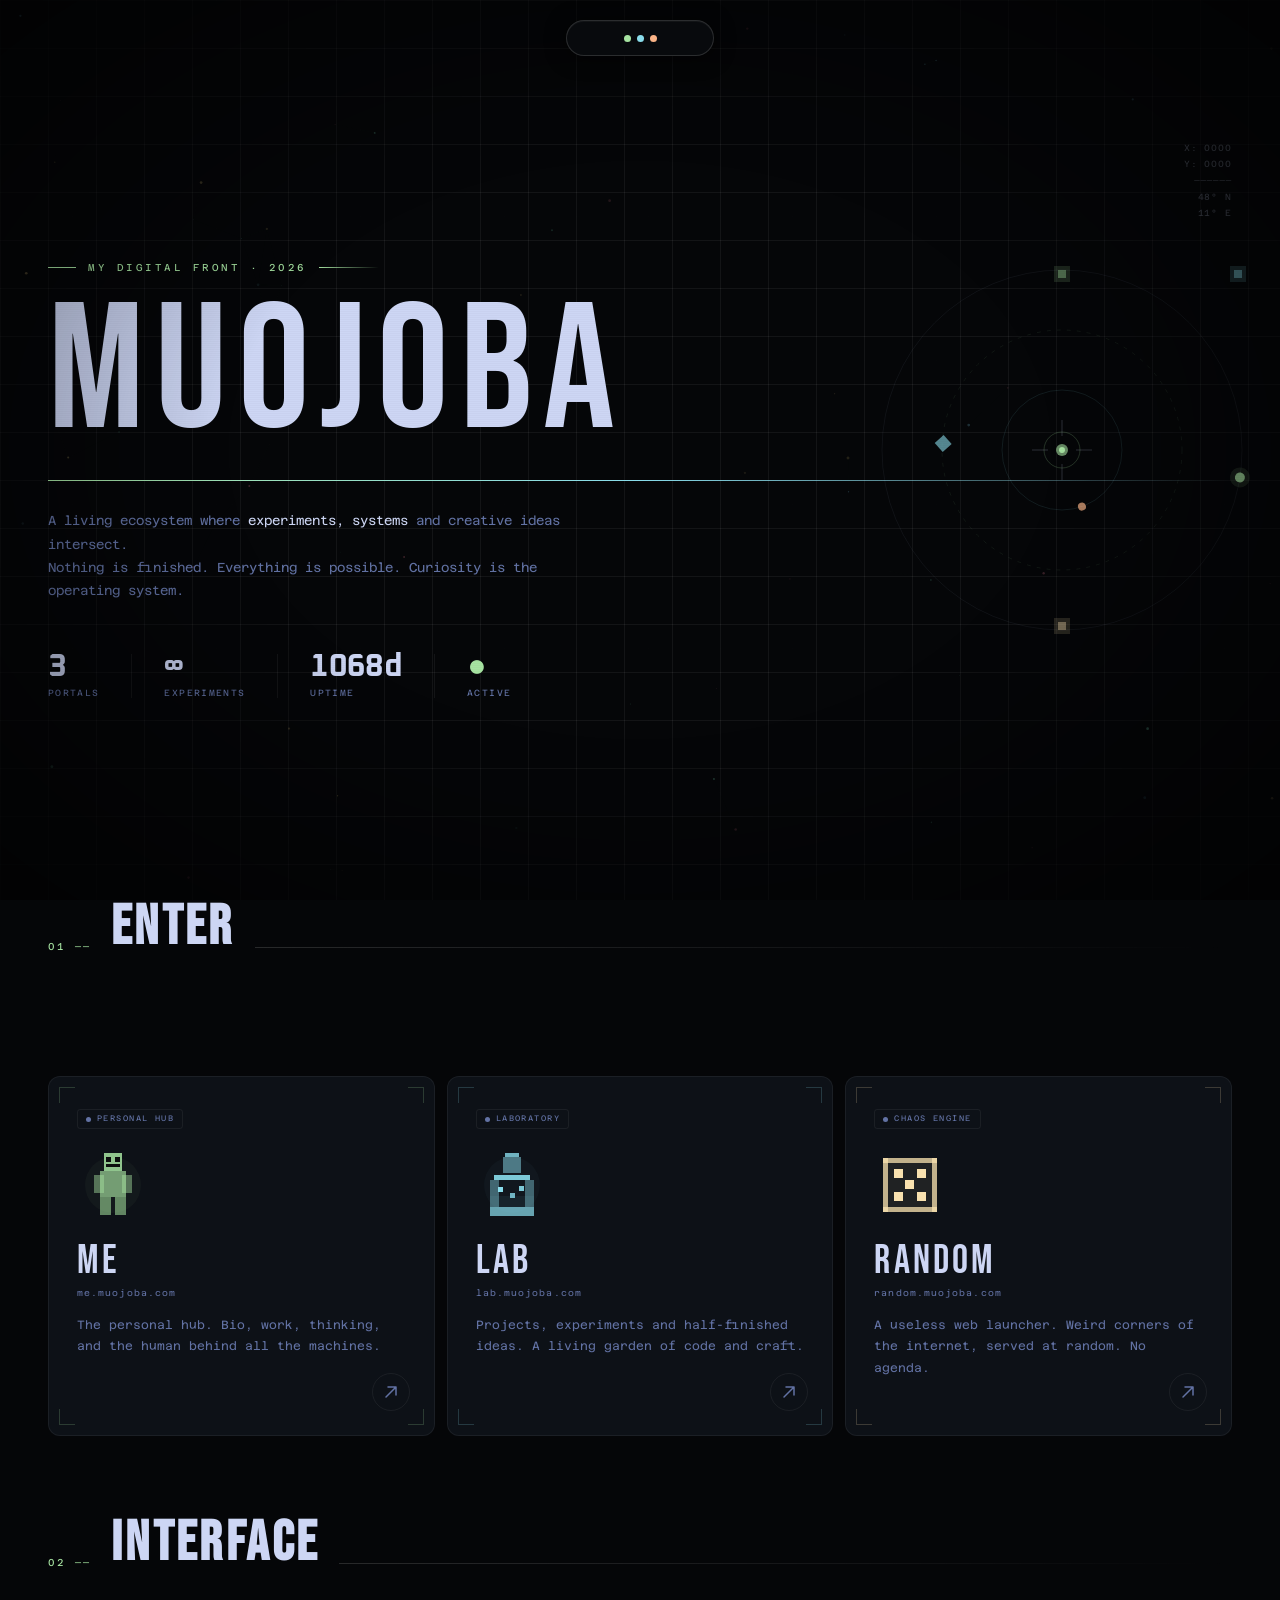
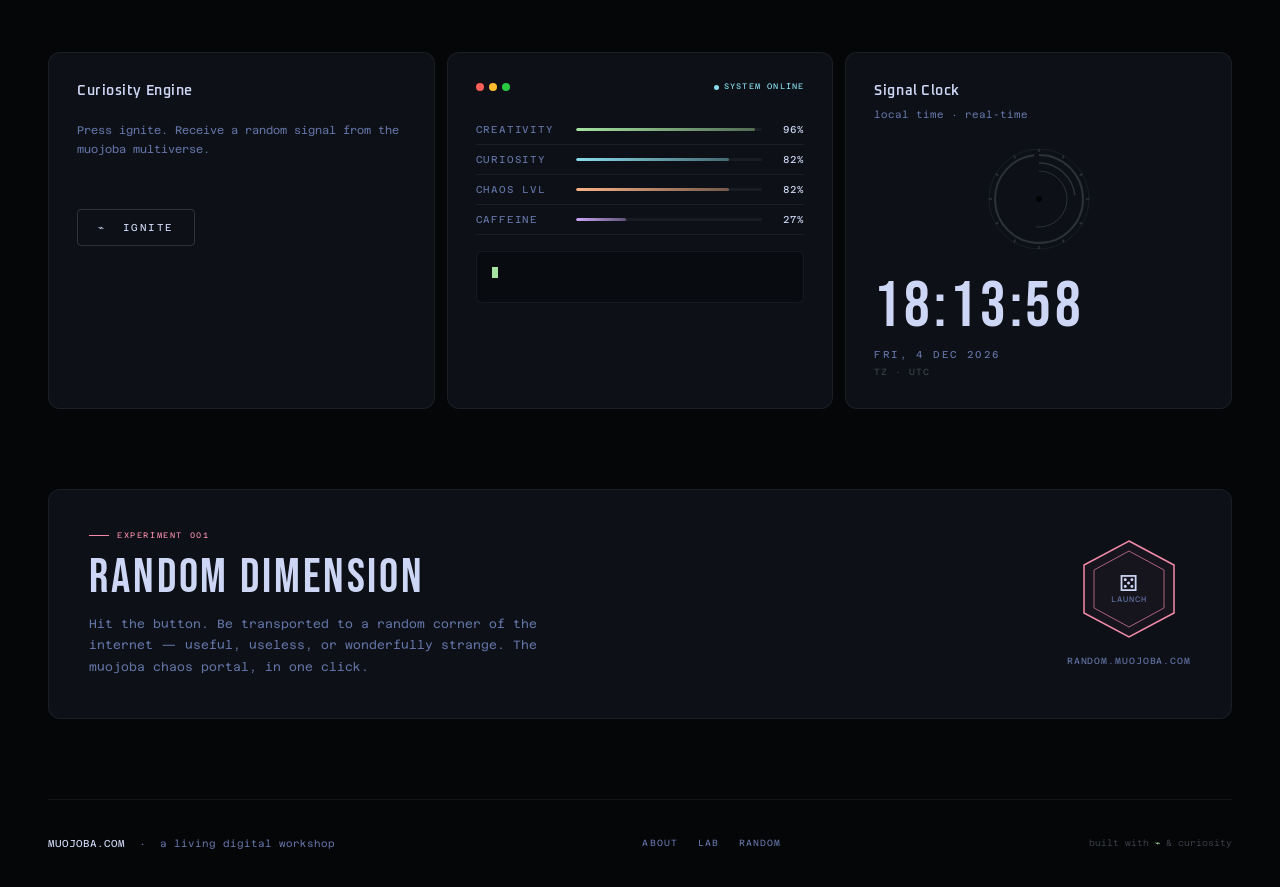
<file: index.html>
<!DOCTYPE html>
<html lang="en">
<head>
<meta charset="UTF-8">
<meta name="viewport" content="width=device-width, initial-scale=1.0">
<title>MUOJOBA — Digital Workshop</title>
<link rel="stylesheet" href="main.css">
<link rel="favicon" href="favicon.ico" type="favicon">
<link rel="preconnect" href="https://fonts.googleapis.com">
<link href="https://fonts.googleapis.com/css2?family=Oxanium:wght@300;400;600;700;800&family=Azeret+Mono:ital,wght@0,300;0,400;0,500;1,300&family=Bebas+Neue&display=swap" rel="stylesheet">
</head>
<body>

<!-- ═══ CURSOR ═══ -->
<div id="cur-dot"></div>
<div id="cur-halo"></div>

<!-- ═══ OVERLAYS ═══ -->
<div id="overlay"></div>
<div id="vignette"></div>

<!-- ═══ BG FIELD ═══ -->
<canvas id="field"></canvas>
<div id="grid-layer"></div>

<!-- ═══ BOOT SCREEN ═══ -->
<div id="boot">
  <div id="boot-logo">MUOJOBA</div>
  <div id="boot-bar"><div id="boot-fill"></div></div>
  <div id="boot-msg">INITIALIZING SYSTEMS</div>
</div>

<!-- ═══ DYNAMIC ISLAND ═══ -->
<div id="island">
  <div id="isle-pill">
    <div class="isle-bead"></div>
    <div class="isle-bead"></div>
    <div class="isle-bead"></div>
  </div>
  <div id="isle-open">
    <div class="isle-cell">
      <span class="isle-k">time</span>
      <span class="isle-v" id="isle-t">—</span>
    </div>
    <div class="isle-sep"></div>
    <div class="isle-cell">
      <span class="isle-k">status</span>
      <span class="isle-v" style="color:var(--ion)">ONLINE</span>
    </div>
    <div class="isle-sep"></div>
    <div class="isle-cell">
      <span class="isle-k">build</span>
      <span class="isle-v" style="color:var(--ink-dim)">v2.0</span>
    </div>
    <div class="isle-sep"></div>
    <div class="isle-nav">
      <a href="https://me.muojoba.com" class="isle-btn">me</a>
      <a href="https://lab.muojoba.com" class="isle-btn">lab</a>
      <a href="https://random.muojoba.com" class="isle-btn">random</a>
    </div>
  </div>
</div>

<!-- ═══ PAGE ═══ -->
<div class="wrap">

  <!-- ── HERO ── -->
  <section class="hero">
    <div class="hero-coords" id="coord-readout">
      X: 0000<br>Y: 0000<br>──────<br>48° N<br>11° E
    </div>

    <div class="hero-tag">MY DIGITAL FRONT · 2026</div>

    <div class="hero-wordmark" id="wm">
      <span class="filled" data-char="M">M</span><span class="filled" data-char="U">U</span><span class="filled" data-char="O">O</span><span class="filled" data-char="J">J</span><span class="filled" data-char="O">O</span><span class="filled" data-char="B">B</span><span class="filled" data-char="A">A</span>
    </div>

    <div class="hero-bar"></div>

    <p class="hero-sub">
      A living ecosystem where <em>experiments, systems</em> and creative ideas intersect.<br>
      Nothing is finished. Everything is possible. Curiosity is the operating system.
    </p>

    <div class="hero-status">
      <div class="h-stat"><div class="h-stat-n">3</div><div class="h-stat-l">Portals</div></div>
      <div class="h-div"></div>
      <div class="h-stat"><div class="h-stat-n">∞</div><div class="h-stat-l">Experiments</div></div>
      <div class="h-div"></div>
      <div class="h-stat"><div class="h-stat-n" id="uptime">0d</div><div class="h-stat-l">Uptime</div></div>
      <div class="h-div"></div>
      <div class="h-stat"><div class="h-stat-n" style="color:var(--ion)">●</div><div class="h-stat-l">Active</div></div>
    </div>

    <!-- Orbit visual -->
    <div class="hero-orbit">
      <svg id="orbit-svg" viewBox="0 0 420 420" fill="none" xmlns="http://www.w3.org/2000/svg" width="420" height="420">
        <!-- Outer ring -->
        <circle cx="210" cy="210" r="180" stroke="rgba(205,214,244,.06)" stroke-width="1"/>
        <!-- Mid ring -->
        <circle cx="210" cy="210" r="120" stroke="rgba(166,227,161,.08)" stroke-width="1" stroke-dasharray="4 6"/>
        <!-- Inner ring -->
        <circle cx="210" cy="210" r="60" stroke="rgba(137,220,235,.1)" stroke-width="1"/>

        <!-- Orbiting group 1 (slow) -->
        <g id="orb1" style="transform-origin:210px 210px">
          <circle cx="390" cy="210" r="5" fill="var(--ion)" opacity=".7"/>
          <circle cx="390" cy="210" r="10" fill="var(--ion)" opacity=".1"/>
        </g>

        <!-- Orbiting group 2 (medium) -->
        <g id="orb2" style="transform-origin:210px 210px">
          <rect x="323" y="204" width="12" height="12" fill="var(--plasma)" opacity=".6" transform="rotate(45 329 210)"/>
        </g>

        <!-- Orbiting group 3 (fast, inner) -->
        <g id="orb3" style="transform-origin:210px 210px">
          <circle cx="270" cy="210" r="4" fill="var(--sol)" opacity=".7"/>
        </g>

        <!-- Center -->
        <circle cx="210" cy="210" r="18" fill="none" stroke="rgba(166,227,161,.2)" stroke-width="1"/>
        <circle cx="210" cy="210" r="6" fill="var(--ion)" opacity=".6"/>
        <circle cx="210" cy="210" r="3" fill="var(--ion)"/>

        <!-- Cross hairs -->
        <line x1="210" y1="180" x2="210" y2="196" stroke="rgba(205,214,244,.2)" stroke-width="1"/>
        <line x1="210" y1="224" x2="210" y2="240" stroke="rgba(205,214,244,.2)" stroke-width="1"/>
        <line x1="180" y1="210" x2="196" y2="210" stroke="rgba(205,214,244,.2)" stroke-width="1"/>
        <line x1="224" y1="210" x2="240" y2="210" stroke="rgba(205,214,244,.2)" stroke-width="1"/>

        <!-- Pixel art decorations around ring -->
        <rect x="202" y="26" width="16" height="16" fill="rgba(166,227,161,.15)"/>
        <rect x="206" y="30" width="8" height="8" fill="rgba(166,227,161,.4)"/>
        <rect x="378" y="26" width="16" height="16" fill="rgba(137,220,235,.15)"/>
        <rect x="382" y="30" width="8" height="8" fill="rgba(137,220,235,.4)"/>
        <rect x="202" y="378" width="16" height="16" fill="rgba(249,226,175,.15)"/>
        <rect x="206" y="382" width="8" height="8" fill="rgba(249,226,175,.4)"/>
      </svg>
    </div>
  </section>

  <!-- ── PORTALS ── -->
  <div class="s-head reveal">
    <span class="s-num">01 ──</span>
    <h2 class="s-title">ENTER</h2>
    <div class="s-rule"></div>
  </div>

  <div class="portals">

    <a href="https://me.muojoba.com" class="portal p-me reveal">
      <div class="p-sweep"></div>
      <span class="p-corner tl"></span><span class="p-corner tr"></span>
      <span class="p-corner bl"></span><span class="p-corner br"></span>

      <span class="p-badge">Personal Hub</span>

      <svg class="p-icon" viewBox="0 0 72 72" fill="none" id="ico-me">
        <!-- Pixel person -->
        <rect x="27" y="4" width="18" height="18" fill="var(--ion)" opacity=".85"/>
        <rect x="23" y="22" width="26" height="26" fill="var(--ion)" opacity=".65"/>
        <rect x="17" y="26" width="10" height="18" fill="var(--ion)" opacity=".45"/>
        <rect x="45" y="26" width="10" height="18" fill="var(--ion)" opacity=".45"/>
        <rect x="23" y="48" width="11" height="18" fill="var(--ion)" opacity=".55"/>
        <rect x="38" y="48" width="11" height="18" fill="var(--ion)" opacity=".55"/>
        <!-- Eyes -->
        <rect x="29" y="8" width="5" height="5" fill="var(--void)"/>
        <rect x="38" y="8" width="5" height="5" fill="var(--void)"/>
        <!-- Smile -->
        <rect x="29" y="15" width="14" height="3" fill="var(--void)"/>
        <!-- Glow -->
        <circle cx="36" cy="36" r="28" fill="var(--ion)" opacity=".04"/>
      </svg>

      <div class="p-name">ME</div>
      <div class="p-url">me.muojoba.com</div>
      <p class="p-desc">The personal hub. Bio, work, thinking, and the human behind all the machines.</p>

      <div class="p-enter">
        <svg width="14" height="14" viewBox="0 0 14 14" fill="none"><path d="M2 12L12 2M12 2H4M12 2V10" stroke="currentColor" stroke-width="1.5" stroke-linecap="round"/></svg>
      </div>
    </a>

    <a href="https://lab.muojoba.com" class="portal p-lab reveal">
      <div class="p-sweep"></div>
      <span class="p-corner tl"></span><span class="p-corner tr"></span>
      <span class="p-corner bl"></span><span class="p-corner br"></span>

      <span class="p-badge">Laboratory</span>

      <svg class="p-icon" viewBox="0 0 72 72" fill="none" id="ico-lab">
        <!-- Pixel flask -->
        <rect x="29" y="4" width="14" height="4" fill="var(--plasma)" opacity=".8"/>
        <rect x="27" y="8" width="18" height="16" fill="var(--plasma)" opacity=".5"/>
        <rect x="18" y="26" width="36" height="5" fill="var(--plasma)" opacity=".9"/>
        <rect x="14" y="31" width="9" height="27" fill="var(--plasma)" opacity=".4"/>
        <rect x="49" y="31" width="9" height="27" fill="var(--plasma)" opacity=".4"/>
        <rect x="14" y="58" width="44" height="9" fill="var(--plasma)" opacity=".7"/>
        <!-- Bubbles in flask -->
        <rect x="22" y="38" width="5" height="5" fill="var(--plasma)"/>
        <rect x="34" y="44" width="5" height="5" fill="var(--plasma)" opacity=".8"/>
        <rect x="43" y="37" width="5" height="5" fill="var(--plasma)" opacity=".9"/>
        <!-- Liquid level -->
        <rect x="14" y="47" width="44" height="20" fill="var(--plasma)" opacity=".06"/>
        <circle cx="36" cy="36" r="28" fill="var(--plasma)" opacity=".03"/>
      </svg>

      <div class="p-name">LAB</div>
      <div class="p-url">lab.muojoba.com</div>
      <p class="p-desc">Projects, experiments and half-finished ideas. A living garden of code and craft.</p>

      <div class="p-enter">
        <svg width="14" height="14" viewBox="0 0 14 14" fill="none"><path d="M2 12L12 2M12 2H4M12 2V10" stroke="currentColor" stroke-width="1.5" stroke-linecap="round"/></svg>
      </div>
    </a>

    <a href="https://random.muojoba.com" class="portal p-rnd reveal">
      <div class="p-sweep"></div>
      <span class="p-corner tl"></span><span class="p-corner tr"></span>
      <span class="p-corner bl"></span><span class="p-corner br"></span>

      <span class="p-badge">Chaos Engine</span>

      <svg class="p-icon" viewBox="0 0 72 72" fill="none" id="ico-rnd">
        <!-- Pixel dice face -->
        <rect x="9" y="9" width="54" height="54" rx="2" fill="var(--pulse)" opacity=".08"/>
        <rect x="9" y="9" width="54" height="5" fill="var(--pulse)" opacity=".75"/>
        <rect x="9" y="58" width="54" height="5" fill="var(--pulse)" opacity=".75"/>
        <rect x="9" y="9" width="5" height="54" fill="var(--pulse)" opacity=".75"/>
        <rect x="58" y="9" width="5" height="54" fill="var(--pulse)" opacity=".75"/>
        <!-- Dots (initially 5) -->
        <rect id="dot1" x="20" y="20" width="9" height="9" fill="var(--pulse)"/>
        <rect id="dot2" x="43" y="20" width="9" height="9" fill="var(--pulse)"/>
        <rect id="dot3" x="31" y="31" width="9" height="9" fill="var(--pulse)"/>
        <rect id="dot4" x="20" y="43" width="9" height="9" fill="var(--pulse)"/>
        <rect id="dot5" x="43" y="43" width="9" height="9" fill="var(--pulse)"/>
      </svg>

      <div class="p-name">RANDOM</div>
      <div class="p-url">random.muojoba.com</div>
      <p class="p-desc">A useless web launcher. Weird corners of the internet, served at random. No agenda.</p>

      <div class="p-enter">
        <svg width="14" height="14" viewBox="0 0 14 14" fill="none"><path d="M2 12L12 2M12 2H4M12 2V10" stroke="currentColor" stroke-width="1.5" stroke-linecap="round"/></svg>
      </div>
    </a>

  </div>

  <!-- ── WIDGETS ── -->
  <div class="s-head reveal">
    <span class="s-num">02 ──</span>
    <h2 class="s-title">INTERFACE</h2>
    <div class="s-rule"></div>
  </div>

  <div class="widgets" style="padding-top:40px">

    <!-- Curiosity -->
    <div class="w-base w-curiosity reveal">
      <div class="w-ttl">Curiosity Engine</div>
      <p class="w-sub">Press ignite. Receive a random signal from the muojoba multiverse.</p>
      <div id="c-output"></div>
      <button class="c-btn" id="c-fire">⌁ &nbsp;IGNITE</button>
    </div>

    <!-- Monitor -->
    <div class="w-base w-monitor reveal">
      <div class="mon-head">
        <div class="mon-dots"><div class="mon-dot"></div><div class="mon-dot"></div><div class="mon-dot"></div></div>
        <div class="mon-ping">SYSTEM ONLINE</div>
      </div>
      <div class="mon-row">
        <span class="mon-lbl">CREATIVITY</span>
        <div class="mon-track"><div class="mon-fill" id="mf1" style="background:linear-gradient(90deg,var(--ion),rgba(166,227,161,.4))"></div></div>
        <span class="mon-pct" id="mp1">—</span>
      </div>
      <div class="mon-row">
        <span class="mon-lbl">CURIOSITY</span>
        <div class="mon-track"><div class="mon-fill" id="mf2" style="background:linear-gradient(90deg,var(--plasma),rgba(137,220,235,.4))"></div></div>
        <span class="mon-pct" id="mp2">—</span>
      </div>
      <div class="mon-row">
        <span class="mon-lbl">CHAOS LVL</span>
        <div class="mon-track"><div class="mon-fill" id="mf3" style="background:linear-gradient(90deg,var(--sol),rgba(250,179,135,.4))"></div></div>
        <span class="mon-pct" id="mp3">—</span>
      </div>
      <div class="mon-row">
        <span class="mon-lbl">CAFFEINE</span>
        <div class="mon-track"><div class="mon-fill" id="mf4" style="background:linear-gradient(90deg,var(--flux),rgba(203,166,247,.4))"></div></div>
        <span class="mon-pct" id="mp4">—</span>
      </div>
      <div class="mon-terminal">
        <span id="term-line"></span><span class="t-caret"></span>
      </div>
    </div>

    <!-- Clock -->
    <div class="w-base w-clock reveal">
      <div>
        <div class="w-ttl" style="margin-bottom:4px">Signal Clock</div>
        <div class="w-sub" style="font-size:10px">local time · real-time</div>
      </div>
      <div class="clk-canvas-wrap">
        <canvas id="clk-canvas" width="120" height="120"></canvas>
      </div>
      <div>
        <div class="clk-time" id="clk-time">00:00:00</div>
        <div class="clk-date" id="clk-date">—</div>
        <div class="clk-tz" id="clk-tz">—</div>
      </div>
    </div>

  </div>

  <!-- ── EXPERIMENT STRIP ── -->
  <div class="experiment reveal">
    <div>
      <div class="exp-label">EXPERIMENT 001</div>
      <div class="exp-title">RANDOM DIMENSION</div>
      <p class="exp-desc">Hit the button. Be transported to a random corner of the internet — useful, useless, or wonderfully strange. The muojoba chaos portal, in one click.</p>
    </div>
    <div class="exp-action">
      <div class="hex-btn" id="rnd-btn">
        <svg viewBox="0 0 100 100" fill="none">
          <polygon points="50,2 95,26 95,74 50,98 5,74 5,26" stroke="var(--nova)" stroke-width="1.5" fill="rgba(243,139,168,.04)"/>
          <polygon id="hex-inner-poly" points="50,12 85,31 85,69 50,88 15,69 15,31" stroke="rgba(243,139,168,.3)" stroke-width="1" fill="none"/>
        </svg>
        <div class="hex-inner">
          <span>⚄</span>
          <span>LAUNCH</span>
        </div>
      </div>
      <div class="hex-label">random.muojoba.com</div>
    </div>
  </div>

  <!-- ── FOOTER ── -->
  <footer class="foot">
    <div class="foot-id"><strong>MUOJOBA.COM</strong> &nbsp;·&nbsp; a living digital workshop</div>
    <div class="foot-links">
      <a href="https://me.muojoba.com" class="foot-l">About</a>
      <a href="https://lab.muojoba.com" class="foot-l">Lab</a>
      <a href="https://random.muojoba.com" class="foot-l">Random</a>
    </div>
    <div class="foot-sig">built with <em>⌁</em> &amp; curiosity</div>
  </footer>

</div><!-- /.wrap -->

<!-- ═══════════════════════════════════════════════
     JAVASCRIPT ENGINE
═══════════════════════════════════════════════ -->
<script>
"use strict";

/* ─────────────────────────────────────────────
   BOOT SEQUENCE
───────────────────────────────────────────── */
(function boot() {
  const fill = document.getElementById('boot-fill');
  const msg  = document.getElementById('boot-msg');
  const scr  = document.getElementById('boot');
  const msgs = [
    'INITIALIZING SYSTEMS',
    'LOADING PARTICLE FIELD',
    'CALIBRATING PORTALS',
    'SYNCING CURIOSITY ENGINE',
    'STARTING MUOJOBA.COM',
  ];
  let prog = 0, mi = 0;
  const iv = setInterval(() => {
    prog += Math.random() * 22 + 6;
    if (prog > 100) prog = 100;
    fill.style.width = prog + '%';
    msg.textContent = msgs[Math.min(mi++, msgs.length - 1)];
    if (prog >= 100) {
      clearInterval(iv);
      msg.textContent = 'READY';
      setTimeout(() => {
        scr.classList.add('fade');
        setTimeout(() => scr.remove(), 900);
      }, 400);
    }
  }, 120);
})();

/* ─────────────────────────────────────────────
   CURSOR
───────────────────────────────────────────── */
const dot  = document.getElementById('cur-dot');
const halo = document.getElementById('cur-halo');
let cx = -200, cy = -200, hx = -200, hy = -200;

document.addEventListener('mousemove', e => { cx = e.clientX; cy = e.clientY; });
document.addEventListener('mousedown', () => document.body.classList.add('cursor-click'));
document.addEventListener('mouseup',   () => document.body.classList.remove('cursor-click'));

(function curTick() {
  dot.style.left  = cx + 'px';
  dot.style.top   = cy + 'px';
  hx += (cx - hx) * .1;
  hy += (cy - hy) * .1;
  halo.style.left = hx + 'px';
  halo.style.top  = hy + 'px';
  requestAnimationFrame(curTick);
})();

document.querySelectorAll('a,button,.portal,.w-base,.hex-btn').forEach(el => {
  el.addEventListener('mouseenter', () => document.body.classList.add('cursor-hover'));
  el.addEventListener('mouseleave', () => document.body.classList.remove('cursor-hover'));
});

/* ─────────────────────────────────────────────
   PARTICLE FIELD
───────────────────────────────────────────── */
(function field() {
  const cv  = document.getElementById('field');
  const ctx = cv.getContext('2d');
  let W, H, pts = [], mx = 0, my = 0;

  function resize() {
    W = cv.width  = window.innerWidth;
    H = cv.height = window.innerHeight;
  }
  resize();
  window.addEventListener('resize', () => { resize(); spawn(); });
  document.addEventListener('mousemove', e => { mx = e.clientX; my = e.clientY; });

  function spawn() {
    pts = [];
    const N = Math.min(90, Math.floor(W * H / 18000));
    for (let i = 0; i < N; i++) pts.push({
      x:  Math.random() * W,
      y:  Math.random() * H,
      vx: (Math.random() - .5) * .25,
      vy: (Math.random() - .5) * .25,
      r:  Math.random() * 1.2 + .3,
      a:  Math.random() * .3 + .06,
      hue: [160, 196, 43, 350][Math.floor(Math.random() * 4)],
    });
  }
  spawn();

  let t = 0;
  function draw() {
    t += .002;
    ctx.clearRect(0, 0, W, H);

    // Drift grid
    const G = 72, xd = (t * 6) % G, yd = (t * 4) % G;
    ctx.strokeStyle = 'rgba(255,255,255,.012)';
    ctx.lineWidth = 1;
    for (let x = xd - G; x < W + G; x += G) { ctx.beginPath(); ctx.moveTo(x, 0); ctx.lineTo(x, H); ctx.stroke(); }
    for (let y = yd - G; y < H + G; y += G) { ctx.beginPath(); ctx.moveTo(0, y); ctx.lineTo(W, y); ctx.stroke(); }

    pts.forEach((p, i) => {
      // Mouse pull
      const dx = mx - p.x, dy = my - p.y, dd = Math.sqrt(dx*dx + dy*dy);
      if (dd < 160) { p.vx += dx / dd * .003; p.vy += dy / dd * .003; }
      p.vx *= .991; p.vy *= .991;
      p.x += p.vx; p.y += p.vy;
      if (p.x < 0) p.x = W; if (p.x > W) p.x = 0;
      if (p.y < 0) p.y = H; if (p.y > H) p.y = 0;

      ctx.beginPath();
      ctx.arc(p.x, p.y, p.r, 0, Math.PI * 2);
      ctx.fillStyle = `hsla(${p.hue},70%,70%,${p.a})`;
      ctx.fill();

      // Connections
      for (let j = i + 1; j < pts.length; j++) {
        const q = pts[j], d2 = Math.hypot(p.x - q.x, p.y - q.y);
        if (d2 < 100) {
          ctx.beginPath(); ctx.moveTo(p.x, p.y); ctx.lineTo(q.x, q.y);
          ctx.strokeStyle = `rgba(166,227,161,${(1 - d2/100) * .055})`;
          ctx.lineWidth = .5; ctx.stroke();
        }
      }
    });

    requestAnimationFrame(draw);
  }
  draw();
})();

/* ─────────────────────────────────────────────
   ORBIT ANIMATION
───────────────────────────────────────────── */
(function orbit() {
  const o1 = document.getElementById('orb1');
  const o2 = document.getElementById('orb2');
  const o3 = document.getElementById('orb3');
  let a1 = 0, a2 = 60, a3 = 120;

  function tick() {
    a1 += .003; a2 -= .005; a3 += .012;
    o1.style.transform = `rotate(${a1}rad)`;
    o2.style.transform = `rotate(${a2}rad)`;
    o3.style.transform = `rotate(${a3}rad)`;
    requestAnimationFrame(tick);
  }
  tick();
})();

/* ─────────────────────────────────────────────
   HERO WORDMARK — per-character parallax
───────────────────────────────────────────── */
(function heroParallax() {
  const chars = document.querySelectorAll('.hero-wordmark .filled');
  document.addEventListener('mousemove', e => {
    const cx = window.innerWidth / 2, cy = window.innerHeight / 2;
    const dx = (e.clientX - cx) / cx, dy = (e.clientY - cy) / cy;
    chars.forEach((c, i) => {
      const depth = (i % 3 + 1) * .4;
      c.style.transform = `translate(${dx * depth * 3}px, ${dy * depth * 1.5}px)`;
      c.style.display = 'inline-block';
    });
  });
})();

/* Glitch cycle */
(function glitch() {
  const wm = document.getElementById('wm');
  function trigger() {
    wm.style.animation = 'title-glitch 1s ease forwards';
    setTimeout(() => { wm.style.animation = ''; }, 1000);
    setTimeout(trigger, 6000 + Math.random() * 10000);
  }
  setTimeout(trigger, 5000);
})();

/* ─────────────────────────────────────────────
   COORD READOUT
───────────────────────────────────────────── */
(function coords() {
  const el = document.getElementById('coord-readout');
  document.addEventListener('mousemove', e => {
    const xn = String(Math.round(e.clientX)).padStart(4,'0');
    const yn = String(Math.round(e.clientY)).padStart(4,'0');
    el.innerHTML = `X: ${xn}<br>Y: ${yn}<br>──────<br>48° N<br>11° E`;
  });
})();

/* ─────────────────────────────────────────────
   DYNAMIC ISLAND
───────────────────────────────────────────── */
const island = document.getElementById('island');
island.addEventListener('click', () => island.classList.toggle('open'));
document.addEventListener('click', e => { if (!island.contains(e.target)) island.classList.remove('open'); });

function tickIsle() {
  const n = new Date();
  document.getElementById('isle-t').textContent =
    [n.getHours(), n.getMinutes(), n.getSeconds()].map(v => String(v).padStart(2,'0')).join(':');
}
setInterval(tickIsle, 1000); tickIsle();

/* ─────────────────────────────────────────────
   PORTAL 3-D TILT
───────────────────────────────────────────── */
document.querySelectorAll('.portal').forEach(p => {
  p.addEventListener('mousemove', e => {
    const r  = p.getBoundingClientRect();
    const dx = (e.clientX - r.left  - r.width  / 2) / (r.width  / 2);
    const dy = (e.clientY - r.top   - r.height / 2) / (r.height / 2);
    p.style.transform = `translateY(-6px) perspective(900px) rotateX(${-dy * 4}deg) rotateY(${dx * 5}deg)`;
  });
  p.addEventListener('mouseleave', () => { p.style.transform = ''; });
});

/* Random icon — shuffle dots on hover */
(function diceShuffle() {
  const portal = document.querySelector('.p-rnd');
  if (!portal) return;
  const dots = ['dot1','dot2','dot3','dot4','dot5'];
  const cols = [20, 31, 43], rows = [20, 31, 43];
  portal.addEventListener('mouseenter', () => {
    // pick a random die face config (1-6)
    const faces = {
      1: [[31,31]],
      2: [[20,20],[43,43]],
      3: [[20,20],[31,31],[43,43]],
      4: [[20,20],[43,20],[20,43],[43,43]],
      5: [[20,20],[43,20],[31,31],[20,43],[43,43]],
      6: [[20,20],[43,20],[20,31],[43,31],[20,43],[43,43]],
    };
    const face = faces[Math.ceil(Math.random() * 6)];
    dots.forEach((id, i) => {
      const el = document.getElementById(id);
      if (!el) return;
      if (i < face.length) {
        el.setAttribute('x', face[i][0]);
        el.setAttribute('y', face[i][1]);
        el.setAttribute('opacity', '1');
      } else {
        el.setAttribute('opacity', '0');
      }
    });
  });
  portal.addEventListener('mouseleave', () => {
    [['dot1',20,20],['dot2',43,20],['dot3',31,31],['dot4',20,43],['dot5',43,43]].forEach(([id,x,y]) => {
      const el = document.getElementById(id);
      if (el) { el.setAttribute('x',x); el.setAttribute('y',y); el.setAttribute('opacity','1'); }
    });
  });
})();

/* ─────────────────────────────────────────────
   SYSTEM MONITOR BARS
───────────────────────────────────────────── */
function setBar(fi, pi, lo, hi) {
  const v = Math.floor(Math.random() * (hi - lo) + lo);
  document.getElementById(fi).style.width = v + '%';
  document.getElementById(pi).textContent = v + '%';
}
function refreshBars() {
  setBar('mf1','mp1',75,99); setBar('mf2','mp2',80,99);
  setBar('mf3','mp3',35,88); setBar('mf4','mp4',15,78);
}
setTimeout(refreshBars, 800);
setInterval(refreshBars, 3400);

/* Terminal typewriter */
const termLines = [
  '> boot muojoba.com — ok',
  '> portals [me, lab, random] — online',
  '> curiosity engine — armed',
  '> chaos threshold: nominal',
  '> git commit -m "perpetual wip"',
  '> experiment_001 — running',
  '> coffee.brew() — executing',
  '> next build — queued',
  '> all systems functional',
  '> dream.build.ship.repeat()',
];
let tl = 0;
function typeTerminal() {
  const el   = document.getElementById('term-line');
  const line = termLines[tl++ % termLines.length];
  let i = 0; el.textContent = '';
  function type() {
    if (i < line.length) {
      el.textContent += line[i++];
      setTimeout(type, 24 + Math.random() * 16);
    } else {
      setTimeout(typeTerminal, 2800);
    }
  }
  type();
}
setTimeout(typeTerminal, 1600);

/* ─────────────────────────────────────────────
   SIGNAL CLOCK
───────────────────────────────────────────── */
(function clock() {
  const ctx  = document.getElementById('clk-canvas').getContext('2d');
  const SIZE = 120, CX = 60, CY = 60, R = 50;

  function draw() {
    const now = new Date();
    const h   = now.getHours(), m = now.getMinutes(), s = now.getSeconds();
    const ms  = now.getMilliseconds();

    ctx.clearRect(0, 0, SIZE, SIZE);

    // Outer ring
    ctx.beginPath(); ctx.arc(CX, CY, R, 0, Math.PI * 2);
    ctx.strokeStyle = 'rgba(205,214,244,.08)'; ctx.lineWidth = 1; ctx.stroke();

    // Hour ticks
    for (let i = 0; i < 12; i++) {
      const a = (i / 12) * Math.PI * 2 - Math.PI / 2;
      const r1 = R - 3, r2 = R;
      ctx.beginPath();
      ctx.moveTo(CX + Math.cos(a) * r1, CY + Math.sin(a) * r1);
      ctx.lineTo(CX + Math.cos(a) * r2, CY + Math.sin(a) * r2);
      ctx.strokeStyle = 'rgba(205,214,244,.2)'; ctx.lineWidth = 1.5; ctx.stroke();
    }

    // Second arc (smooth)
    const sa = ((s + ms/1000) / 60) * Math.PI * 2 - Math.PI / 2;
    ctx.beginPath(); ctx.arc(CX, CY, R - 6, -Math.PI/2, sa);
    ctx.strokeStyle = 'var(--ion)'; ctx.lineWidth = 2; ctx.stroke();

    // Minute arc
    const ma = ((m + s/60) / 60) * Math.PI * 2 - Math.PI / 2;
    ctx.beginPath(); ctx.arc(CX, CY, R - 14, -Math.PI/2, ma);
    ctx.strokeStyle = 'var(--plasma)'; ctx.lineWidth = 1.5; ctx.stroke();

    // Hour arc
    const ha = ((h % 12 + m/60) / 12) * Math.PI * 2 - Math.PI / 2;
    ctx.beginPath(); ctx.arc(CX, CY, R - 22, -Math.PI/2, ha);
    ctx.strokeStyle = 'var(--sol)'; ctx.lineWidth = 1; ctx.stroke();

    // Center dot
    ctx.beginPath(); ctx.arc(CX, CY, 3, 0, Math.PI * 2);
    ctx.fillStyle = 'var(--ion)'; ctx.fill();

    // Time display
    document.getElementById('clk-time').textContent =
      [h, m, s].map(v => String(v).padStart(2,'0')).join(':');
    document.getElementById('clk-date').textContent =
      now.toLocaleDateString('en-GB', {weekday:'short', day:'numeric', month:'short', year:'numeric'}).toUpperCase();
    document.getElementById('clk-tz').textContent =
      'TZ · ' + Intl.DateTimeFormat().resolvedOptions().timeZone;

    requestAnimationFrame(draw);
  }
  draw();
})();

/* ─────────────────────────────────────────────
   UPTIME COUNTER
───────────────────────────────────────────── */
(function uptime() {
  const launch = new Date('2024-01-01');
  const el = document.getElementById('uptime');
  function update() {
    const d = Math.floor((Date.now() - launch) / 86400000);
    el.textContent = d + 'd';
  }
  update(); setInterval(update, 60000);
})();

/* ─────────────────────────────────────────────
   CURIOSITY ENGINE
───────────────────────────────────────────── */
const signals = [
  '⚡ build something nobody asked for',
  '∞ explore: cellular automata',
  '⌁ read: "A Pattern Language" — C. Alexander',
  '⟁ concept: ambient computing',
  '◈ try: EXAPUNKS — Zachtronics',
  '✦ watch: Bret Victor — Inventing on Principle',
  '⬡ rabbit hole: Conway\'s Game of Life',
  '⊕ listen: Arca — Xen',
  '◎ experiment: generative typography',
  '⌘ concept: calm technology',
  '⟐ read: Hackers & Painters — P. Graham',
  '✧ explore: demoscene archives',
  '⊗ build: something that breaks on purpose',
  '⟦ idea: analog inputs for digital tools',
  '◉ watch: Powers of Ten — Eames',
  '⊛ concept: the adjacent possible',
  '⋈ tool: Excalidraw for messy thinking',
  '⌬ read: The Art of Unix Programming',
  '▲ explore: parametric design systems',
  '⊞ concept: hypertext as a medium',
];
let lastSig = '';

document.getElementById('c-fire').addEventListener('click', () => {
  const out = document.getElementById('c-output');
  let pick;
  do { pick = signals[Math.floor(Math.random() * signals.length)]; }
  while (pick === lastSig && signals.length > 1);
  lastSig = pick;

  out.style.opacity = '0'; out.style.transform = 'translateY(10px)';
  setTimeout(() => {
    out.textContent = pick;
    out.style.transition = 'opacity .4s, transform .5s cubic-bezier(.16,1,.3,1)';
    out.style.opacity = '1'; out.style.transform = 'translateY(0)';
  }, 220);
});

/* ─────────────────────────────────────────────
   HEX RANDOM BUTTON
───────────────────────────────────────────── */
document.getElementById('rnd-btn').addEventListener('click', () => {
  window.open('https://random.muojoba.com', '_blank');
});

// Hex pulse animation
(function hexPulse() {
  const poly = document.getElementById('hex-inner-poly');
  if (!poly) return;
  let t = 0;
  function pulse() {
    t += .04;
    const a = (Math.sin(t) * .5 + .5) * .6 + .1;
    poly.setAttribute('stroke', `rgba(243,139,168,${a})`);
    requestAnimationFrame(pulse);
  }
  pulse();
})();

/* ─────────────────────────────────────────────
   SCROLL REVEAL
───────────────────────────────────────────── */
const io = new IntersectionObserver(entries => {
  entries.forEach((e, i) => {
    if (e.isIntersecting) {
      setTimeout(() => e.target.classList.add('in'), i * 80);
    }
  });
}, { threshold: .08 });
document.querySelectorAll('.reveal').forEach(el => io.observe(el));

/* ─────────────────────────────────────────────
   PORTAL ENTRY FLASH
───────────────────────────────────────────── */
document.querySelectorAll('.portal').forEach(p => {
  p.addEventListener('click', e => {
    // Brief flash before nav
    const flash = document.createElement('div');
    flash.style.cssText = `position:fixed;inset:0;background:var(--ion);z-index:9000;opacity:.12;pointer-events:none;transition:opacity .4s`;
    document.body.appendChild(flash);
    requestAnimationFrame(() => { flash.style.opacity = '0'; setTimeout(() => flash.remove(), 450); });
  });
});

</script>
</body>
</html>
</file>
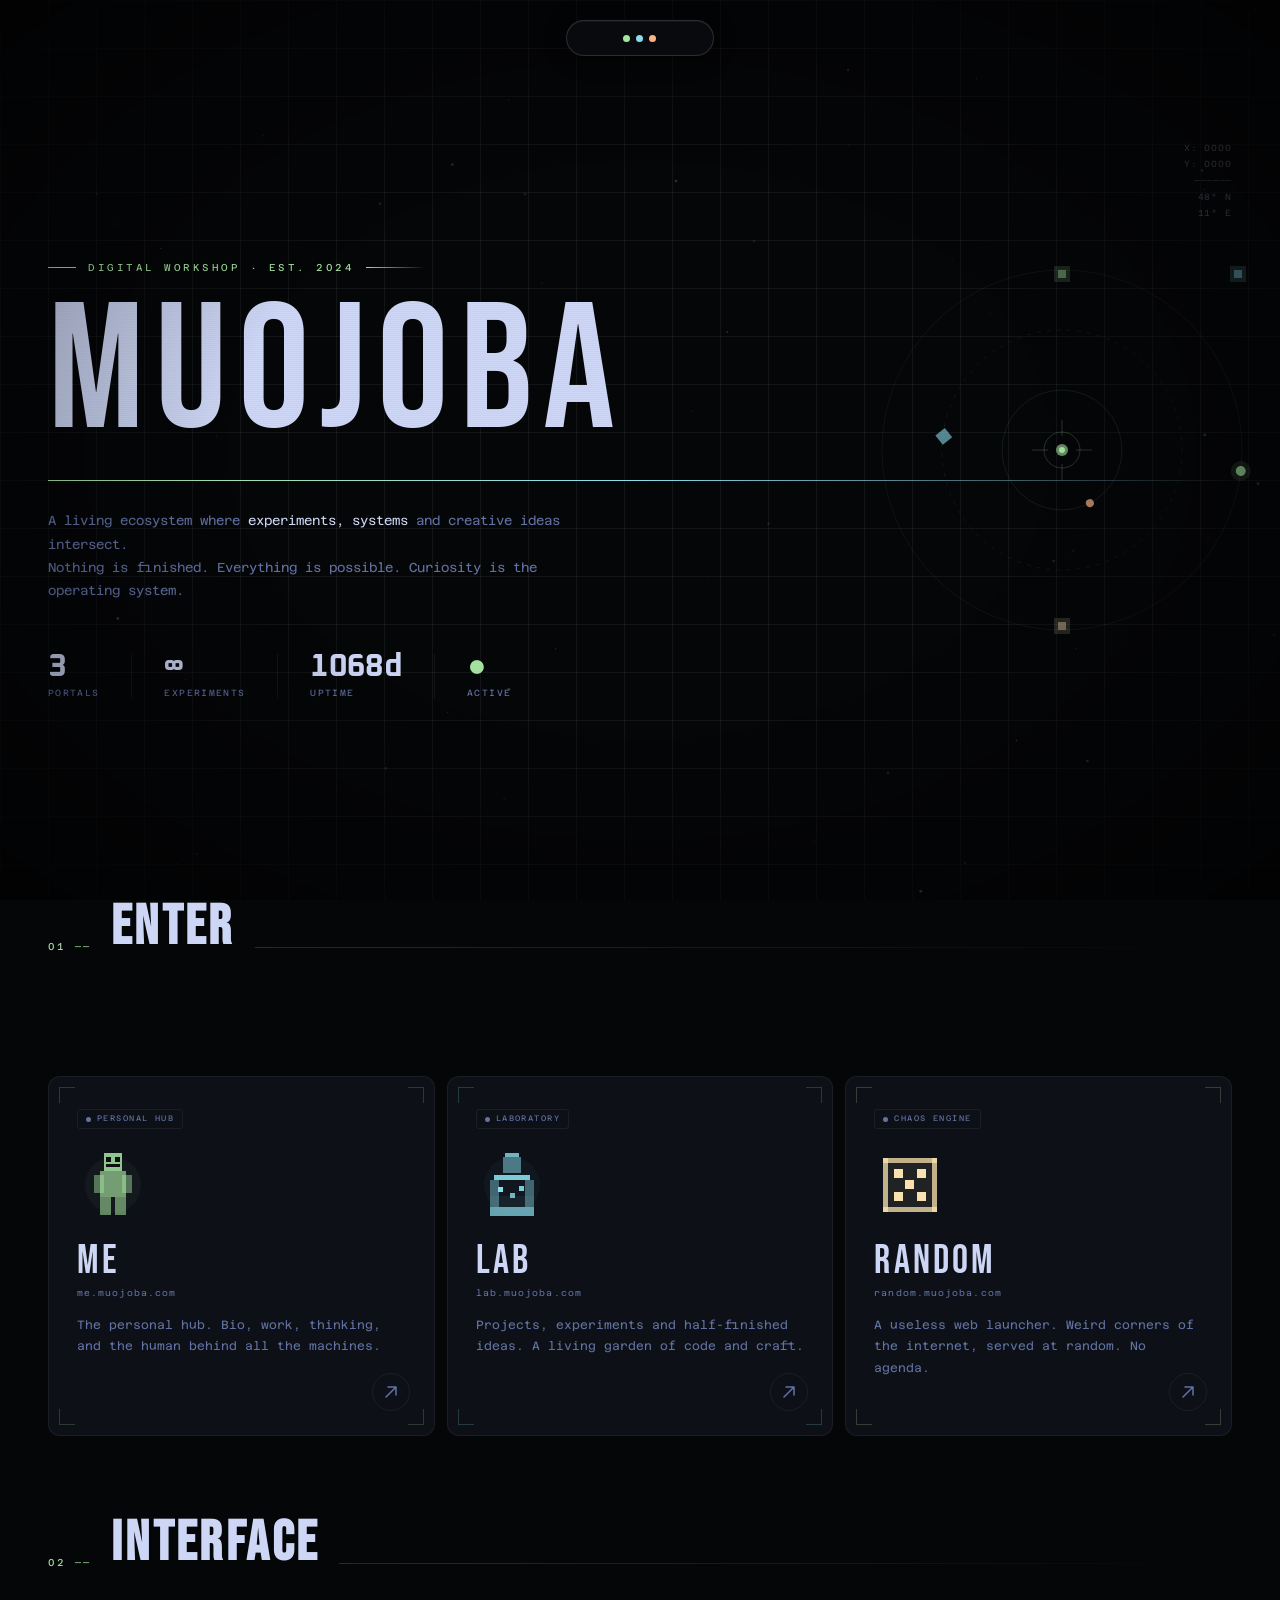
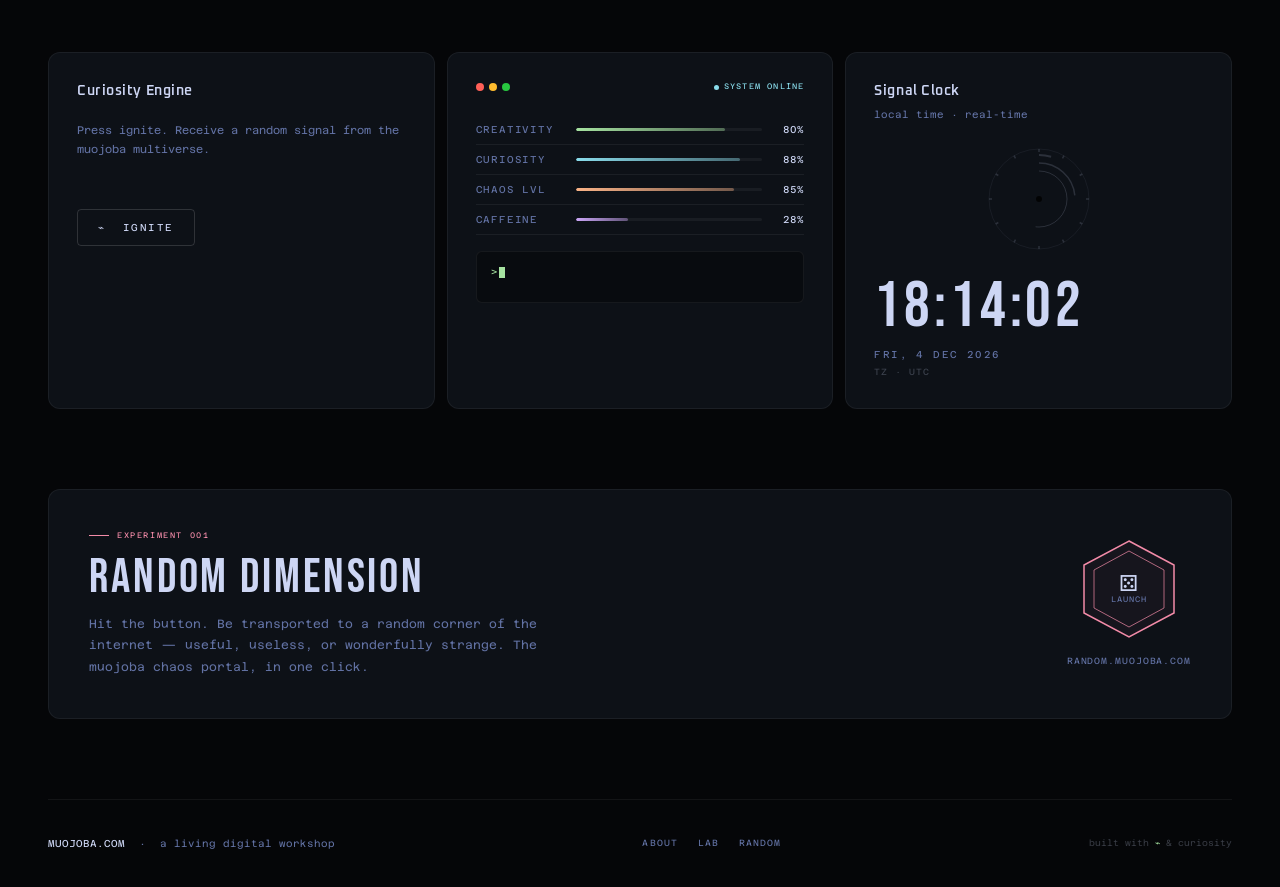
<file: muojoba-v2.html>
<!DOCTYPE html>
<html lang="en">
<head>
<meta charset="UTF-8">
<meta name="viewport" content="width=device-width, initial-scale=1.0">
<title>MUOJOBA — Digital Workshop</title>
<link rel="preconnect" href="https://fonts.googleapis.com">
<link href="https://fonts.googleapis.com/css2?family=Oxanium:wght@300;400;600;700;800&family=Azeret+Mono:ital,wght@0,300;0,400;0,500;1,300&family=Bebas+Neue&display=swap" rel="stylesheet">

<style>
/* =====================================================
   TOKENS
===================================================== */
:root {
  --void: #050608;
  --deep: #090b0e;
  --panel: #0d1117;
  --surface: #131820;
  --lift: #1a2230;
  --wire: rgba(255,255,255,0.06);
  --wire-hi: rgba(255,255,255,0.14);

  --ink: #cdd6f4;
  --ink-dim: #6272a4;
  --ink-ghost: rgba(205,214,244,0.25);

  --ion: #a6e3a1;
  --plasma: #89dceb;
  --nova: #f38ba8;
  --sol: #fab387;
  --flux: #cba6f7;
  --pulse: #f9e2af;

  --ion-glow: rgba(166,227,161,0.18);
  --plasma-glow: rgba(137,220,235,0.15);
  --flux-glow: rgba(203,166,247,0.15);

  --f-display: 'Bebas Neue', sans-serif;
  --f-ui: 'Oxanium', sans-serif;
  --f-mono: 'Azeret Mono', monospace;

  --ease-spring: cubic-bezier(0.34,1.56,0.64,1);
  --ease-expo: cubic-bezier(0.16,1,0.3,1);
  --ease-sharp: cubic-bezier(0.4,0,0,1);
}

/* =====================================================
   RESET
===================================================== */
*,*::before,*::after{box-sizing:border-box;margin:0;padding:0}
html{overflow-x:hidden;scroll-behavior:smooth}
body{
  background:var(--void);
  color:var(--ink);
  font-family:var(--f-mono);
  font-size:13px;
  line-height:1.5;
  min-height:100vh;
  overflow-x:hidden;
  cursor:none;
  -webkit-font-smoothing:antialiased;
}
::selection{background:var(--ion);color:#000}
a{color:inherit;text-decoration:none}
button{background:none;border:none;cursor:none;font:inherit;color:inherit}
svg{display:block}

/* =====================================================
   CURSOR SYSTEM
===================================================== */
#cur-dot, #cur-halo {
  position:fixed;pointer-events:none;z-index:9999;border-radius:50%;
  transform:translate(-50%,-50%);
}
#cur-dot{
  width:5px;height:5px;
  background:var(--ion);
  transition:width .15s var(--ease-spring),height .15s var(--ease-spring),background .2s;
  box-shadow:0 0 6px var(--ion);
}
#cur-halo{
  width:32px;height:32px;
  border:1px solid rgba(166,227,161,.4);
  transition:width .3s var(--ease-expo),height .3s var(--ease-expo),border-color .2s,opacity .2s;
}
body.cursor-hover #cur-dot{width:12px;height:12px;background:var(--plasma);box-shadow:0 0 12px var(--plasma)}
body.cursor-hover #cur-halo{width:48px;height:48px;border-color:rgba(137,220,235,.5)}
body.cursor-click #cur-dot{width:20px;height:20px;opacity:.6}

/* =====================================================
   SCANLINE + NOISE OVERLAY
===================================================== */
#overlay{
  position:fixed;inset:0;z-index:998;pointer-events:none;
  background:
    repeating-linear-gradient(0deg,rgba(0,0,0,.03) 0px,rgba(0,0,0,.03) 1px,transparent 1px,transparent 2px);
  mix-blend-mode:multiply;
  opacity:.6;
}
#vignette{
  position:fixed;inset:0;z-index:997;pointer-events:none;
  background:radial-gradient(ellipse 80% 80% at 50% 50%,transparent 40%,rgba(0,0,0,.7) 100%);
}

/* =====================================================
   CANVAS
===================================================== */
#field{position:fixed;inset:0;z-index:0;opacity:.7}

/* =====================================================
   GRID LAYER
===================================================== */
#grid-layer{
  position:fixed;inset:0;z-index:1;pointer-events:none;
  background-image:
    linear-gradient(var(--wire) 1px, transparent 1px),
    linear-gradient(90deg, var(--wire) 1px, transparent 1px);
  background-size:48px 48px;
  mask-image:radial-gradient(ellipse 100% 100% at 50% 50%,black 30%,transparent 80%);
}

/* =====================================================
   PAGE WRAPPER
===================================================== */
.wrap{
  position:relative;z-index:2;
  max-width:1280px;margin:0 auto;
  padding:0 48px;
}

/* =====================================================
   DYNAMIC ISLAND
===================================================== */
#island{
  position:fixed;top:20px;left:50%;transform:translateX(-50%);
  z-index:1000;
  background:rgba(9,11,14,.95);
  border:1px solid var(--wire-hi);
  border-radius:50px;
  backdrop-filter:blur(24px);
  -webkit-backdrop-filter:blur(24px);
  transition:width .5s var(--ease-spring),height .5s var(--ease-spring),border-radius .5s var(--ease-spring),box-shadow .4s;
  width:148px;height:36px;
  overflow:hidden;
  box-shadow:0 2px 20px rgba(0,0,0,.6),inset 0 1px 0 rgba(255,255,255,.04);
}
#island.open{
  width:560px;height:80px;border-radius:20px;
  box-shadow:0 0 0 1px rgba(166,227,161,.12),0 20px 60px rgba(0,0,0,.8),0 0 80px rgba(166,227,161,.04);
}
#isle-pill{
  position:absolute;inset:0;display:flex;align-items:center;justify-content:center;gap:6px;
  transition:opacity .2s;
}
#island.open #isle-pill{opacity:0;pointer-events:none}
.isle-bead{
  width:7px;height:7px;border-radius:50%;
  animation:bead-breathe 2s ease-in-out infinite;
}
.isle-bead:nth-child(1){background:var(--ion);animation-delay:0s}
.isle-bead:nth-child(2){background:var(--plasma);animation-delay:.25s}
.isle-bead:nth-child(3){background:var(--sol);animation-delay:.5s}
@keyframes bead-breathe{0%,100%{opacity:.35;transform:scale(1)}50%{opacity:1;transform:scale(1.4)}}

#isle-open{
  position:absolute;inset:0;
  display:grid;grid-template-columns:1fr auto 1fr auto 1fr auto auto;
  align-items:center;gap:0;padding:0 20px;
  opacity:0;pointer-events:none;
  transition:opacity .25s .15s;
  white-space:nowrap;
}
#island.open #isle-open{opacity:1;pointer-events:auto}
.isle-cell{display:flex;flex-direction:column;gap:3px;padding:0 16px}
.isle-cell:first-child{padding-left:0}
.isle-k{font-family:var(--f-mono);font-size:8px;color:var(--ink-dim);letter-spacing:.18em;text-transform:uppercase}
.isle-v{font-family:var(--f-ui);font-size:13px;font-weight:600;letter-spacing:.04em}
.isle-sep{width:1px;height:36px;background:var(--wire)}
.isle-nav{display:flex;gap:6px;padding-left:16px}
.isle-btn{
  font-family:var(--f-mono);font-size:9px;letter-spacing:.12em;
  padding:5px 10px;border-radius:4px;border:1px solid var(--wire);color:var(--ink-dim);
  transition:all .2s;
}
.isle-btn:hover{color:var(--ion);border-color:rgba(166,227,161,.4);background:rgba(166,227,161,.05)}

/* =====================================================
   BOOT SEQUENCE
===================================================== */
#boot{
  position:fixed;inset:0;z-index:2000;
  background:var(--void);
  display:flex;flex-direction:column;align-items:center;justify-content:center;gap:24px;
  transition:opacity .8s var(--ease-expo);
}
#boot.fade{opacity:0;pointer-events:none}
#boot-logo{
  font-family:var(--f-display);font-size:64px;letter-spacing:.12em;
  color:var(--ion);opacity:0;
  animation:boot-in .6s var(--ease-expo) .3s forwards;
}
@keyframes boot-in{from{opacity:0;transform:scale(.94)}to{opacity:1;transform:scale(1)}}
#boot-bar{width:200px;height:2px;background:var(--wire);border-radius:1px;overflow:hidden}
#boot-fill{height:100%;width:0%;background:linear-gradient(90deg,var(--ion),var(--plasma));border-radius:1px;transition:width .05s linear}
#boot-msg{font-family:var(--f-mono);font-size:10px;color:var(--ink-dim);letter-spacing:.15em;text-transform:uppercase;min-height:16px}

/* =====================================================
   HERO
===================================================== */
.hero{
  min-height:100vh;display:flex;flex-direction:column;justify-content:center;
  padding-top:140px;padding-bottom:80px;position:relative;
}

/* Coordinate readout top-right */
.hero-coords{
  position:absolute;top:0;right:0;
  font-family:var(--f-mono);font-size:9px;color:var(--ink-ghost);
  letter-spacing:.1em;line-height:1.8;text-align:right;
  padding-top:140px;
  opacity:0;animation:fade-up .8s var(--ease-expo) 1.4s forwards;
}

.hero-tag{
  font-family:var(--f-mono);font-size:10px;color:var(--ion);
  letter-spacing:.25em;text-transform:uppercase;
  display:flex;align-items:center;gap:12px;
  margin-bottom:20px;
  opacity:0;animation:fade-up .8s var(--ease-expo) .9s forwards;
}
.hero-tag::before{content:'';width:28px;height:1px;background:var(--ion)}
.hero-tag::after{content:'';flex:1;max-width:60px;height:1px;background:linear-gradient(90deg,var(--ion),transparent)}

/* Giant display title */
.hero-wordmark{
  font-family:var(--f-display);
  font-size:clamp(80px,14vw,200px);
  line-height:.88;
  letter-spacing:.06em;
  color:transparent;
  -webkit-text-stroke:1px rgba(205,214,244,.15);
  position:relative;
  margin-bottom:8px;
  opacity:0;animation:fade-up 1s var(--ease-expo) 1s forwards;
  user-select:none;
}
.hero-wordmark .filled{
  -webkit-text-stroke:0;
  color:var(--ink);
  transition:color .4s, text-shadow .4s;
}
.hero-wordmark .filled:hover{
  color:var(--ion);
  text-shadow:0 0 60px rgba(166,227,161,.35);
}

/* Thin subtitle bar */
.hero-bar{
  width:100%;height:1px;
  background:linear-gradient(90deg,var(--ion),var(--plasma),transparent);
  margin:20px 0 28px;
  opacity:0;animation:fade-right 1s var(--ease-expo) 1.1s forwards;
}
@keyframes fade-right{from{opacity:0;clip-path:inset(0 100% 0 0)}to{opacity:1;clip-path:inset(0 0% 0 0)}}

.hero-sub{
  font-family:var(--f-mono);font-size:13px;color:var(--ink-dim);
  max-width:540px;line-height:1.8;
  opacity:0;animation:fade-up .8s var(--ease-expo) 1.2s forwards;
}
.hero-sub em{color:var(--ink);font-style:normal}

/* Status row */
.hero-status{
  display:flex;align-items:center;gap:0;
  margin-top:48px;
  opacity:0;animation:fade-up .8s var(--ease-expo) 1.35s forwards;
}
.h-stat{display:flex;flex-direction:column;gap:4px;padding:0 32px}
.h-stat:first-child{padding-left:0}
.h-stat-n{font-family:var(--f-ui);font-size:32px;font-weight:700;color:var(--ink);line-height:1;letter-spacing:-.02em}
.h-stat-l{font-family:var(--f-mono);font-size:9px;color:var(--ink-dim);letter-spacing:.15em;text-transform:uppercase}
.h-div{width:1px;height:44px;background:var(--wire)}

/* Orbit sprite area */
.hero-orbit{
  position:absolute;right:-40px;top:50%;transform:translateY(-50%);
  width:420px;height:420px;
  opacity:0;animation:fade-in .8s var(--ease-expo) 1.5s forwards;
  pointer-events:none;
}

/* =====================================================
   SECTION HEADER
===================================================== */
.s-head{
  display:flex;align-items:flex-end;gap:20px;
  margin-bottom:40px;
}
.s-num{
  font-family:var(--f-mono);font-size:10px;color:var(--ion);
  letter-spacing:.2em;padding-bottom:2px;
}
.s-title{
  font-family:var(--f-display);font-size:clamp(32px,5vw,56px);
  letter-spacing:.06em;line-height:1;
  color:var(--ink);
}
.s-rule{flex:1;height:1px;background:linear-gradient(90deg,var(--wire-hi),transparent);margin-bottom:8px}

/* =====================================================
   PORTAL GRID
===================================================== */
.portals{
  display:grid;
  grid-template-columns:repeat(3,1fr);
  gap:12px;
  padding:80px 0;
}

.portal{
  position:relative;
  background:var(--panel);
  border:1px solid var(--wire);
  border-radius:12px;
  padding:32px 28px 28px;
  overflow:hidden;
  transition:transform .4s var(--ease-expo),border-color .4s,box-shadow .4s;
  cursor:none;
  min-height:360px;
  display:flex;flex-direction:column;
  isolation:isolate;
}

/* Noise texture via pseudo */
.portal::before{
  content:'';position:absolute;inset:0;border-radius:12px;
  opacity:0;pointer-events:none;
  transition:opacity .4s;
}
/* Ambient glow blob */
.portal::after{
  content:'';position:absolute;
  width:220px;height:220px;border-radius:50%;
  filter:blur(70px);
  opacity:0;
  transition:opacity .5s var(--ease-expo),transform .6s var(--ease-expo);
  transform:scale(.4) translate(60px,60px);
  pointer-events:none;
}
.portal:hover{transform:translateY(-6px);border-color:var(--wire-hi)}
.portal:hover::before{opacity:1}
.portal:hover::after{opacity:1;transform:scale(1) translate(0,0)}

.p-me::before{background:linear-gradient(135deg,rgba(166,227,161,.04),transparent)}
.p-me::after{background:var(--ion);right:-40px;bottom:-60px}
.p-me:hover{box-shadow:0 32px 80px rgba(0,0,0,.7),0 0 0 1px rgba(166,227,161,.18),inset 0 1px 0 rgba(166,227,161,.08)}

.p-lab::before{background:linear-gradient(135deg,rgba(137,220,235,.04),transparent)}
.p-lab::after{background:var(--plasma);right:-40px;bottom:-60px}
.p-lab:hover{box-shadow:0 32px 80px rgba(0,0,0,.7),0 0 0 1px rgba(137,220,235,.18),inset 0 1px 0 rgba(137,220,235,.08)}

.p-rnd::before{background:linear-gradient(135deg,rgba(249,226,175,.04),transparent)}
.p-rnd::after{background:var(--pulse);right:-40px;bottom:-60px}
.p-rnd:hover{box-shadow:0 32px 80px rgba(0,0,0,.7),0 0 0 1px rgba(249,226,175,.18),inset 0 1px 0 rgba(249,226,175,.08)}

/* Scanline sweep */
.p-sweep{
  position:absolute;inset-inline:0;top:-4px;height:3px;opacity:0;
  pointer-events:none;
  transition:opacity .2s;
}
.portal:hover .p-sweep{opacity:1;animation:sweep 1.6s linear infinite}
@keyframes sweep{0%{top:-4px}100%{top:calc(100% + 4px)}}
.p-me .p-sweep{background:linear-gradient(90deg,transparent,var(--ion),transparent)}
.p-lab .p-sweep{background:linear-gradient(90deg,transparent,var(--plasma),transparent)}
.p-rnd .p-sweep{background:linear-gradient(90deg,transparent,var(--pulse),transparent)}

/* Corner bracket decoration */
.p-corner{
  position:absolute;
  width:16px;height:16px;
  opacity:.2;
  transition:opacity .3s, transform .3s;
}
.p-corner.tl{top:10px;left:10px;border-top:1px solid currentColor;border-left:1px solid currentColor}
.p-corner.tr{top:10px;right:10px;border-top:1px solid currentColor;border-right:1px solid currentColor}
.p-corner.bl{bottom:10px;left:10px;border-bottom:1px solid currentColor;border-left:1px solid currentColor}
.p-corner.br{bottom:10px;right:10px;border-bottom:1px solid currentColor;border-right:1px solid currentColor}
.portal:hover .p-corner{opacity:.6}
.p-me .p-corner{color:var(--ion)}
.p-lab .p-corner{color:var(--plasma)}
.p-rnd .p-corner{color:var(--pulse)}

.p-badge{
  font-family:var(--f-mono);font-size:8px;letter-spacing:.18em;text-transform:uppercase;
  padding:3px 8px;border-radius:3px;border:1px solid var(--wire);color:var(--ink-dim);
  display:inline-flex;align-items:center;gap:6px;
  margin-bottom:20px;align-self:flex-start;
  transition:all .3s;position:relative;z-index:1;
}
.p-badge::before{
  content:'';width:5px;height:5px;border-radius:50%;background:currentColor;
  animation:bead-breathe 2s ease-in-out infinite;
}
.p-me:hover .p-badge{color:var(--ion);border-color:rgba(166,227,161,.3)}
.p-lab:hover .p-badge{color:var(--plasma);border-color:rgba(137,220,235,.3)}
.p-rnd:hover .p-badge{color:var(--pulse);border-color:rgba(249,226,175,.3)}

.p-icon{
  width:72px;height:72px;margin-bottom:20px;
  position:relative;z-index:1;flex-shrink:0;
}

.p-name{
  font-family:var(--f-display);font-size:40px;letter-spacing:.08em;
  margin-bottom:6px;line-height:1;
  position:relative;z-index:1;
}
.p-url{
  font-family:var(--f-mono);font-size:9px;color:var(--ink-dim);
  letter-spacing:.12em;margin-bottom:14px;
  position:relative;z-index:1;
}
.p-desc{
  font-family:var(--f-mono);font-size:12px;color:var(--ink-dim);
  line-height:1.8;flex:1;
  position:relative;z-index:1;
}

/* Arrow button */
.p-enter{
  position:absolute;bottom:24px;right:24px;
  width:38px;height:38px;border-radius:50%;
  border:1px solid var(--wire);
  display:flex;align-items:center;justify-content:center;
  color:var(--ink-dim);
  transition:all .35s var(--ease-spring);
  z-index:1;
}
.portal:hover .p-enter{transform:translate(2px,-2px)}
.p-me:hover .p-enter{border-color:rgba(166,227,161,.5);color:var(--ion);box-shadow:0 0 16px rgba(166,227,161,.2)}
.p-lab:hover .p-enter{border-color:rgba(137,220,235,.5);color:var(--plasma);box-shadow:0 0 16px rgba(137,220,235,.2)}
.p-rnd:hover .p-enter{border-color:rgba(249,226,175,.5);color:var(--pulse);box-shadow:0 0 16px rgba(249,226,175,.2)}

/* =====================================================
   WIDGET ROW
===================================================== */
.widgets{
  display:grid;
  grid-template-columns:1fr 1fr 1fr;
  gap:12px;
  padding-bottom:80px;
}

/* ── SHARED WIDGET BASE ── */
.w-base{
  background:var(--panel);border:1px solid var(--wire);border-radius:12px;
  padding:28px;position:relative;overflow:hidden;
  transition:border-color .3s;
}

/* ── CURIOSITY ENGINE ── */
.w-curiosity{display:flex;flex-direction:column;gap:16px}
.w-curiosity:hover{border-color:rgba(203,166,247,.3)}
.w-curiosity::after{
  content:'';position:absolute;bottom:-50px;right:-50px;
  width:140px;height:140px;border-radius:50%;background:var(--flux);
  filter:blur(70px);opacity:0;transition:opacity .5s;pointer-events:none;
}
.w-curiosity:hover::after{opacity:.07}
.w-ttl{font-family:var(--f-ui);font-size:14px;font-weight:600;letter-spacing:.04em;margin-bottom:4px}
.w-sub{font-family:var(--f-mono);font-size:11px;color:var(--ink-dim);line-height:1.7}
#c-output{
  font-family:var(--f-mono);font-size:11px;color:var(--flux);
  min-height:18px;
  transition:opacity .25s,transform .35s var(--ease-expo);
}
.c-btn{
  font-family:var(--f-mono);font-size:10px;letter-spacing:.15em;text-transform:uppercase;
  padding:10px 20px;border:1px solid var(--wire-hi);border-radius:4px;
  color:var(--ink);transition:all .3s var(--ease-spring);
  position:relative;overflow:hidden;align-self:flex-start;
}
.c-btn::before{
  content:'';position:absolute;inset:0;background:var(--flux);
  transform:translateX(-102%);transition:transform .3s var(--ease-expo);opacity:.12;
}
.c-btn:hover{border-color:rgba(203,166,247,.5);color:var(--flux);transform:scale(1.04)}
.c-btn:hover::before{transform:translateX(0)}
.c-btn:active{transform:scale(.97)}

/* ── PULSE MONITOR ── */
.w-monitor{display:flex;flex-direction:column;gap:0}
.w-monitor:hover{border-color:rgba(137,220,235,.3)}
.w-monitor::after{
  content:'';position:absolute;top:-50px;left:-50px;
  width:140px;height:140px;border-radius:50%;background:var(--plasma);
  filter:blur(70px);opacity:0;transition:opacity .5s;pointer-events:none;
}
.w-monitor:hover::after{opacity:.05}
.mon-head{display:flex;justify-content:space-between;align-items:center;margin-bottom:22px}
.mon-dots{display:flex;gap:5px}
.mon-dot{width:8px;height:8px;border-radius:50%}
.mon-dot:nth-child(1){background:#ff5f57}.mon-dot:nth-child(2){background:#febc2e}.mon-dot:nth-child(3){background:#28c840}
.mon-ping{
  font-family:var(--f-mono);font-size:8px;color:var(--plasma);
  letter-spacing:.15em;display:flex;align-items:center;gap:5px;
}
.mon-ping::before{content:'';width:5px;height:5px;border-radius:50%;background:var(--plasma);animation:blink 1.4s step-end infinite}
@keyframes blink{0%,100%{opacity:1}50%{opacity:0}}
.mon-row{
  display:flex;align-items:center;gap:10px;padding:7px 0;
  border-bottom:1px solid var(--wire);font-size:10px;
}
.mon-row:last-of-type{border:none}
.mon-lbl{color:var(--ink-dim);width:90px;flex-shrink:0;letter-spacing:.08em}
.mon-track{flex:1;height:3px;background:rgba(255,255,255,.05);border-radius:2px;overflow:hidden}
.mon-fill{height:100%;border-radius:2px;transition:width 1.2s var(--ease-expo)}
.mon-pct{color:var(--ink);width:32px;text-align:right;flex-shrink:0}
.mon-terminal{
  margin-top:16px;background:rgba(0,0,0,.35);border:1px solid var(--wire);
  border-radius:6px;padding:12px 14px;
  font-family:var(--f-mono);font-size:10px;color:var(--ion);
  height:52px;overflow:hidden;
}
#term-line{display:inline}
.t-caret{display:inline-block;width:6px;height:11px;background:var(--ion);vertical-align:middle;animation:blink 1s step-end infinite;margin-left:1px}

/* ── SIGNAL CLOCK ── */
.w-clock{
  display:flex;flex-direction:column;justify-content:space-between;
  cursor:none;
}
.w-clock:hover{border-color:rgba(250,179,135,.3)}
.w-clock::after{
  content:'';position:absolute;bottom:-50px;left:-30px;
  width:140px;height:140px;border-radius:50%;background:var(--sol);
  filter:blur(70px);opacity:0;transition:opacity .5s;pointer-events:none;
}
.w-clock:hover::after{opacity:.06}
.clk-time{
  font-family:var(--f-display);font-size:clamp(42px,5vw,64px);
  letter-spacing:.06em;color:var(--ink);line-height:1;
  position:relative;z-index:1;
}
.clk-date{
  font-family:var(--f-mono);font-size:10px;color:var(--ink-dim);
  letter-spacing:.14em;text-transform:uppercase;margin-top:8px;
  position:relative;z-index:1;
}
.clk-tz{
  font-family:var(--f-mono);font-size:9px;color:var(--ink-ghost);
  letter-spacing:.1em;
  position:relative;z-index:1;margin-top:4px;
}
.clk-canvas-wrap{flex:1;display:flex;align-items:center;justify-content:center;padding:16px 0}
#clk-canvas{opacity:.8}

/* =====================================================
   FULL-WIDTH EXPERIMENT STRIP
===================================================== */
.experiment{
  background:var(--panel);border:1px solid var(--wire);border-radius:12px;
  padding:40px;margin-bottom:80px;
  display:grid;grid-template-columns:1fr auto;gap:40px;align-items:center;
  position:relative;overflow:hidden;
  transition:border-color .3s;
}
.experiment::before{
  content:'';position:absolute;inset:0;
  background:linear-gradient(90deg,transparent,rgba(166,227,161,.02),transparent);
  opacity:0;animation:shimmer 4s ease-in-out infinite;
  pointer-events:none;
}
@keyframes shimmer{0%,100%{opacity:0;transform:translateX(-100%)}50%{opacity:1;transform:translateX(0)}100%{transform:translateX(100%)}}
.experiment:hover{border-color:var(--wire-hi)}
.exp-label{
  font-family:var(--f-mono);font-size:8px;color:var(--nova);
  letter-spacing:.2em;text-transform:uppercase;margin-bottom:12px;
  display:flex;align-items:center;gap:8px;
}
.exp-label::before{content:'';width:20px;height:1px;background:var(--nova)}
.exp-title{
  font-family:var(--f-display);font-size:clamp(28px,4vw,48px);
  letter-spacing:.06em;line-height:1;margin-bottom:12px;
}
.exp-desc{
  font-family:var(--f-mono);font-size:12px;color:var(--ink-dim);
  line-height:1.8;max-width:480px;
}
.exp-action{
  display:flex;flex-direction:column;align-items:center;gap:16px;
  flex-shrink:0;
}
/* Hexagonal random button */
.hex-btn{
  position:relative;width:100px;height:100px;
  display:flex;align-items:center;justify-content:center;flex-direction:column;gap:4px;
  cursor:none;
  transition:transform .3s var(--ease-spring);
}
.hex-btn:hover{transform:scale(1.08) rotate(15deg)}
.hex-btn:active{transform:scale(.95)}
.hex-btn svg{position:absolute;inset:0;width:100%;height:100%}
.hex-inner{position:relative;z-index:1;text-align:center}
.hex-inner span:first-child{display:block;font-size:22px;line-height:1}
.hex-inner span:last-child{display:block;font-family:var(--f-mono);font-size:8px;letter-spacing:.12em;color:var(--ink-dim);text-transform:uppercase}
.hex-label{font-family:var(--f-mono);font-size:9px;color:var(--ink-dim);letter-spacing:.1em;text-transform:uppercase}

/* =====================================================
   FOOTER
===================================================== */
.foot{
  border-top:1px solid var(--wire);
  padding:36px 0;
  display:flex;justify-content:space-between;align-items:center;
  flex-wrap:wrap;gap:16px;
}
.foot-id{font-family:var(--f-mono);font-size:10px;color:var(--ink-dim)}
.foot-id strong{color:var(--ink);font-weight:400}
.foot-links{display:flex;gap:20px}
.foot-l{
  font-family:var(--f-mono);font-size:9px;letter-spacing:.12em;
  text-transform:uppercase;color:var(--ink-dim);
  transition:color .2s;
}
.foot-l:hover{color:var(--ion)}
.foot-sig{font-family:var(--f-mono);font-size:9px;color:var(--ink-ghost)}
.foot-sig em{color:var(--ion);font-style:normal}

/* =====================================================
   ANIMATIONS & UTILITIES
===================================================== */
@keyframes fade-up{from{opacity:0;transform:translateY(28px)}to{opacity:1;transform:translateY(0)}}
@keyframes fade-in{from{opacity:0}to{opacity:1}}
@keyframes spin{from{transform:rotate(0deg)}to{transform:rotate(360deg)}}
@keyframes counter-spin{from{transform:rotate(0deg)}to{transform:rotate(-360deg)}}
@keyframes drift{0%,100%{transform:translate(0,0) rotate(0deg)}25%{transform:translate(6px,-10px) rotate(2deg)}75%{transform:translate(-4px,-6px) rotate(-1deg)}}

.reveal{opacity:0;transform:translateY(28px);transition:opacity .7s var(--ease-expo),transform .7s var(--ease-expo)}
.reveal.in{opacity:1;transform:none}

/* Hex glitch on title */
@keyframes title-glitch{
  0%,88%,100%{clip-path:none;transform:none;color:var(--ink)}
  90%{clip-path:polygon(0 15%,100% 15%,100% 30%,0 30%);transform:translateX(-4px);color:var(--plasma)}
  92%{clip-path:none;transform:none;color:var(--ink)}
  94%{clip-path:polygon(0 55%,100% 55%,100% 65%,0 65%);transform:translateX(4px);color:var(--nova)}
  96%{clip-path:none;transform:none;color:var(--ink)}
}

/* =====================================================
   RESPONSIVE
===================================================== */
@media(max-width:1000px){
  .wrap{padding:0 24px}
  .portals{grid-template-columns:1fr}
  .widgets{grid-template-columns:1fr}
  .hero-orbit{display:none}
  .experiment{grid-template-columns:1fr}
  .exp-action{flex-direction:row;justify-content:flex-start}
  #island.open{width:calc(100vw - 48px)}
}
@media(max-width:600px){
  .hero-wordmark{-webkit-text-stroke:1px rgba(205,214,244,.1)}
  .hero-status{flex-wrap:wrap;gap:16px}
  .h-div{display:none}
}
</style>
</head>
<body>

<!-- ═══ CURSOR ═══ -->
<div id="cur-dot"></div>
<div id="cur-halo"></div>

<!-- ═══ OVERLAYS ═══ -->
<div id="overlay"></div>
<div id="vignette"></div>

<!-- ═══ BG FIELD ═══ -->
<canvas id="field"></canvas>
<div id="grid-layer"></div>

<!-- ═══ BOOT SCREEN ═══ -->
<div id="boot">
  <div id="boot-logo">MUOJOBA</div>
  <div id="boot-bar"><div id="boot-fill"></div></div>
  <div id="boot-msg">INITIALIZING SYSTEMS</div>
</div>

<!-- ═══ DYNAMIC ISLAND ═══ -->
<div id="island">
  <div id="isle-pill">
    <div class="isle-bead"></div>
    <div class="isle-bead"></div>
    <div class="isle-bead"></div>
  </div>
  <div id="isle-open">
    <div class="isle-cell">
      <span class="isle-k">time</span>
      <span class="isle-v" id="isle-t">—</span>
    </div>
    <div class="isle-sep"></div>
    <div class="isle-cell">
      <span class="isle-k">status</span>
      <span class="isle-v" style="color:var(--ion)">ONLINE</span>
    </div>
    <div class="isle-sep"></div>
    <div class="isle-cell">
      <span class="isle-k">build</span>
      <span class="isle-v" style="color:var(--ink-dim)">v2.0</span>
    </div>
    <div class="isle-sep"></div>
    <div class="isle-nav">
      <a href="https://me.muojoba.com" class="isle-btn">me</a>
      <a href="https://lab.muojoba.com" class="isle-btn">lab</a>
      <a href="https://random.muojoba.com" class="isle-btn">random</a>
    </div>
  </div>
</div>

<!-- ═══ PAGE ═══ -->
<div class="wrap">

  <!-- ── HERO ── -->
  <section class="hero">
    <div class="hero-coords" id="coord-readout">
      X: 0000<br>Y: 0000<br>──────<br>48° N<br>11° E
    </div>

    <div class="hero-tag">DIGITAL WORKSHOP · EST. 2024</div>

    <div class="hero-wordmark" id="wm">
      <span class="filled" data-char="M">M</span><span class="filled" data-char="U">U</span><span class="filled" data-char="O">O</span><span class="filled" data-char="J">J</span><span class="filled" data-char="O">O</span><span class="filled" data-char="B">B</span><span class="filled" data-char="A">A</span>
    </div>

    <div class="hero-bar"></div>

    <p class="hero-sub">
      A living ecosystem where <em>experiments, systems</em> and creative ideas intersect.<br>
      Nothing is finished. Everything is possible. Curiosity is the operating system.
    </p>

    <div class="hero-status">
      <div class="h-stat"><div class="h-stat-n">3</div><div class="h-stat-l">Portals</div></div>
      <div class="h-div"></div>
      <div class="h-stat"><div class="h-stat-n">∞</div><div class="h-stat-l">Experiments</div></div>
      <div class="h-div"></div>
      <div class="h-stat"><div class="h-stat-n" id="uptime">0d</div><div class="h-stat-l">Uptime</div></div>
      <div class="h-div"></div>
      <div class="h-stat"><div class="h-stat-n" style="color:var(--ion)">●</div><div class="h-stat-l">Active</div></div>
    </div>

    <!-- Orbit visual -->
    <div class="hero-orbit">
      <svg id="orbit-svg" viewBox="0 0 420 420" fill="none" xmlns="http://www.w3.org/2000/svg" width="420" height="420">
        <!-- Outer ring -->
        <circle cx="210" cy="210" r="180" stroke="rgba(205,214,244,.06)" stroke-width="1"/>
        <!-- Mid ring -->
        <circle cx="210" cy="210" r="120" stroke="rgba(166,227,161,.08)" stroke-width="1" stroke-dasharray="4 6"/>
        <!-- Inner ring -->
        <circle cx="210" cy="210" r="60" stroke="rgba(137,220,235,.1)" stroke-width="1"/>

        <!-- Orbiting group 1 (slow) -->
        <g id="orb1" style="transform-origin:210px 210px">
          <circle cx="390" cy="210" r="5" fill="var(--ion)" opacity=".7"/>
          <circle cx="390" cy="210" r="10" fill="var(--ion)" opacity=".1"/>
        </g>

        <!-- Orbiting group 2 (medium) -->
        <g id="orb2" style="transform-origin:210px 210px">
          <rect x="323" y="204" width="12" height="12" fill="var(--plasma)" opacity=".6" transform="rotate(45 329 210)"/>
        </g>

        <!-- Orbiting group 3 (fast, inner) -->
        <g id="orb3" style="transform-origin:210px 210px">
          <circle cx="270" cy="210" r="4" fill="var(--sol)" opacity=".7"/>
        </g>

        <!-- Center -->
        <circle cx="210" cy="210" r="18" fill="none" stroke="rgba(166,227,161,.2)" stroke-width="1"/>
        <circle cx="210" cy="210" r="6" fill="var(--ion)" opacity=".6"/>
        <circle cx="210" cy="210" r="3" fill="var(--ion)"/>

        <!-- Cross hairs -->
        <line x1="210" y1="180" x2="210" y2="196" stroke="rgba(205,214,244,.2)" stroke-width="1"/>
        <line x1="210" y1="224" x2="210" y2="240" stroke="rgba(205,214,244,.2)" stroke-width="1"/>
        <line x1="180" y1="210" x2="196" y2="210" stroke="rgba(205,214,244,.2)" stroke-width="1"/>
        <line x1="224" y1="210" x2="240" y2="210" stroke="rgba(205,214,244,.2)" stroke-width="1"/>

        <!-- Pixel art decorations around ring -->
        <rect x="202" y="26" width="16" height="16" fill="rgba(166,227,161,.15)"/>
        <rect x="206" y="30" width="8" height="8" fill="rgba(166,227,161,.4)"/>
        <rect x="378" y="26" width="16" height="16" fill="rgba(137,220,235,.15)"/>
        <rect x="382" y="30" width="8" height="8" fill="rgba(137,220,235,.4)"/>
        <rect x="202" y="378" width="16" height="16" fill="rgba(249,226,175,.15)"/>
        <rect x="206" y="382" width="8" height="8" fill="rgba(249,226,175,.4)"/>
      </svg>
    </div>
  </section>

  <!-- ── PORTALS ── -->
  <div class="s-head reveal">
    <span class="s-num">01 ──</span>
    <h2 class="s-title">ENTER</h2>
    <div class="s-rule"></div>
  </div>

  <div class="portals">

    <a href="https://me.muojoba.com" class="portal p-me reveal">
      <div class="p-sweep"></div>
      <span class="p-corner tl"></span><span class="p-corner tr"></span>
      <span class="p-corner bl"></span><span class="p-corner br"></span>

      <span class="p-badge">Personal Hub</span>

      <svg class="p-icon" viewBox="0 0 72 72" fill="none" id="ico-me">
        <!-- Pixel person -->
        <rect x="27" y="4" width="18" height="18" fill="var(--ion)" opacity=".85"/>
        <rect x="23" y="22" width="26" height="26" fill="var(--ion)" opacity=".65"/>
        <rect x="17" y="26" width="10" height="18" fill="var(--ion)" opacity=".45"/>
        <rect x="45" y="26" width="10" height="18" fill="var(--ion)" opacity=".45"/>
        <rect x="23" y="48" width="11" height="18" fill="var(--ion)" opacity=".55"/>
        <rect x="38" y="48" width="11" height="18" fill="var(--ion)" opacity=".55"/>
        <!-- Eyes -->
        <rect x="29" y="8" width="5" height="5" fill="var(--void)"/>
        <rect x="38" y="8" width="5" height="5" fill="var(--void)"/>
        <!-- Smile -->
        <rect x="29" y="15" width="14" height="3" fill="var(--void)"/>
        <!-- Glow -->
        <circle cx="36" cy="36" r="28" fill="var(--ion)" opacity=".04"/>
      </svg>

      <div class="p-name">ME</div>
      <div class="p-url">me.muojoba.com</div>
      <p class="p-desc">The personal hub. Bio, work, thinking, and the human behind all the machines.</p>

      <div class="p-enter">
        <svg width="14" height="14" viewBox="0 0 14 14" fill="none"><path d="M2 12L12 2M12 2H4M12 2V10" stroke="currentColor" stroke-width="1.5" stroke-linecap="round"/></svg>
      </div>
    </a>

    <a href="https://lab.muojoba.com" class="portal p-lab reveal">
      <div class="p-sweep"></div>
      <span class="p-corner tl"></span><span class="p-corner tr"></span>
      <span class="p-corner bl"></span><span class="p-corner br"></span>

      <span class="p-badge">Laboratory</span>

      <svg class="p-icon" viewBox="0 0 72 72" fill="none" id="ico-lab">
        <!-- Pixel flask -->
        <rect x="29" y="4" width="14" height="4" fill="var(--plasma)" opacity=".8"/>
        <rect x="27" y="8" width="18" height="16" fill="var(--plasma)" opacity=".5"/>
        <rect x="18" y="26" width="36" height="5" fill="var(--plasma)" opacity=".9"/>
        <rect x="14" y="31" width="9" height="27" fill="var(--plasma)" opacity=".4"/>
        <rect x="49" y="31" width="9" height="27" fill="var(--plasma)" opacity=".4"/>
        <rect x="14" y="58" width="44" height="9" fill="var(--plasma)" opacity=".7"/>
        <!-- Bubbles in flask -->
        <rect x="22" y="38" width="5" height="5" fill="var(--plasma)"/>
        <rect x="34" y="44" width="5" height="5" fill="var(--plasma)" opacity=".8"/>
        <rect x="43" y="37" width="5" height="5" fill="var(--plasma)" opacity=".9"/>
        <!-- Liquid level -->
        <rect x="14" y="47" width="44" height="20" fill="var(--plasma)" opacity=".06"/>
        <circle cx="36" cy="36" r="28" fill="var(--plasma)" opacity=".03"/>
      </svg>

      <div class="p-name">LAB</div>
      <div class="p-url">lab.muojoba.com</div>
      <p class="p-desc">Projects, experiments and half-finished ideas. A living garden of code and craft.</p>

      <div class="p-enter">
        <svg width="14" height="14" viewBox="0 0 14 14" fill="none"><path d="M2 12L12 2M12 2H4M12 2V10" stroke="currentColor" stroke-width="1.5" stroke-linecap="round"/></svg>
      </div>
    </a>

    <a href="https://random.muojoba.com" class="portal p-rnd reveal">
      <div class="p-sweep"></div>
      <span class="p-corner tl"></span><span class="p-corner tr"></span>
      <span class="p-corner bl"></span><span class="p-corner br"></span>

      <span class="p-badge">Chaos Engine</span>

      <svg class="p-icon" viewBox="0 0 72 72" fill="none" id="ico-rnd">
        <!-- Pixel dice face -->
        <rect x="9" y="9" width="54" height="54" rx="2" fill="var(--pulse)" opacity=".08"/>
        <rect x="9" y="9" width="54" height="5" fill="var(--pulse)" opacity=".75"/>
        <rect x="9" y="58" width="54" height="5" fill="var(--pulse)" opacity=".75"/>
        <rect x="9" y="9" width="5" height="54" fill="var(--pulse)" opacity=".75"/>
        <rect x="58" y="9" width="5" height="54" fill="var(--pulse)" opacity=".75"/>
        <!-- Dots (initially 5) -->
        <rect id="dot1" x="20" y="20" width="9" height="9" fill="var(--pulse)"/>
        <rect id="dot2" x="43" y="20" width="9" height="9" fill="var(--pulse)"/>
        <rect id="dot3" x="31" y="31" width="9" height="9" fill="var(--pulse)"/>
        <rect id="dot4" x="20" y="43" width="9" height="9" fill="var(--pulse)"/>
        <rect id="dot5" x="43" y="43" width="9" height="9" fill="var(--pulse)"/>
      </svg>

      <div class="p-name">RANDOM</div>
      <div class="p-url">random.muojoba.com</div>
      <p class="p-desc">A useless web launcher. Weird corners of the internet, served at random. No agenda.</p>

      <div class="p-enter">
        <svg width="14" height="14" viewBox="0 0 14 14" fill="none"><path d="M2 12L12 2M12 2H4M12 2V10" stroke="currentColor" stroke-width="1.5" stroke-linecap="round"/></svg>
      </div>
    </a>

  </div>

  <!-- ── WIDGETS ── -->
  <div class="s-head reveal">
    <span class="s-num">02 ──</span>
    <h2 class="s-title">INTERFACE</h2>
    <div class="s-rule"></div>
  </div>

  <div class="widgets" style="padding-top:40px">

    <!-- Curiosity -->
    <div class="w-base w-curiosity reveal">
      <div class="w-ttl">Curiosity Engine</div>
      <p class="w-sub">Press ignite. Receive a random signal from the muojoba multiverse.</p>
      <div id="c-output"></div>
      <button class="c-btn" id="c-fire">⌁ &nbsp;IGNITE</button>
    </div>

    <!-- Monitor -->
    <div class="w-base w-monitor reveal">
      <div class="mon-head">
        <div class="mon-dots"><div class="mon-dot"></div><div class="mon-dot"></div><div class="mon-dot"></div></div>
        <div class="mon-ping">SYSTEM ONLINE</div>
      </div>
      <div class="mon-row">
        <span class="mon-lbl">CREATIVITY</span>
        <div class="mon-track"><div class="mon-fill" id="mf1" style="background:linear-gradient(90deg,var(--ion),rgba(166,227,161,.4))"></div></div>
        <span class="mon-pct" id="mp1">—</span>
      </div>
      <div class="mon-row">
        <span class="mon-lbl">CURIOSITY</span>
        <div class="mon-track"><div class="mon-fill" id="mf2" style="background:linear-gradient(90deg,var(--plasma),rgba(137,220,235,.4))"></div></div>
        <span class="mon-pct" id="mp2">—</span>
      </div>
      <div class="mon-row">
        <span class="mon-lbl">CHAOS LVL</span>
        <div class="mon-track"><div class="mon-fill" id="mf3" style="background:linear-gradient(90deg,var(--sol),rgba(250,179,135,.4))"></div></div>
        <span class="mon-pct" id="mp3">—</span>
      </div>
      <div class="mon-row">
        <span class="mon-lbl">CAFFEINE</span>
        <div class="mon-track"><div class="mon-fill" id="mf4" style="background:linear-gradient(90deg,var(--flux),rgba(203,166,247,.4))"></div></div>
        <span class="mon-pct" id="mp4">—</span>
      </div>
      <div class="mon-terminal">
        <span id="term-line"></span><span class="t-caret"></span>
      </div>
    </div>

    <!-- Clock -->
    <div class="w-base w-clock reveal">
      <div>
        <div class="w-ttl" style="margin-bottom:4px">Signal Clock</div>
        <div class="w-sub" style="font-size:10px">local time · real-time</div>
      </div>
      <div class="clk-canvas-wrap">
        <canvas id="clk-canvas" width="120" height="120"></canvas>
      </div>
      <div>
        <div class="clk-time" id="clk-time">00:00:00</div>
        <div class="clk-date" id="clk-date">—</div>
        <div class="clk-tz" id="clk-tz">—</div>
      </div>
    </div>

  </div>

  <!-- ── EXPERIMENT STRIP ── -->
  <div class="experiment reveal">
    <div>
      <div class="exp-label">EXPERIMENT 001</div>
      <div class="exp-title">RANDOM DIMENSION</div>
      <p class="exp-desc">Hit the button. Be transported to a random corner of the internet — useful, useless, or wonderfully strange. The muojoba chaos portal, in one click.</p>
    </div>
    <div class="exp-action">
      <div class="hex-btn" id="rnd-btn">
        <svg viewBox="0 0 100 100" fill="none">
          <polygon points="50,2 95,26 95,74 50,98 5,74 5,26" stroke="var(--nova)" stroke-width="1.5" fill="rgba(243,139,168,.04)"/>
          <polygon id="hex-inner-poly" points="50,12 85,31 85,69 50,88 15,69 15,31" stroke="rgba(243,139,168,.3)" stroke-width="1" fill="none"/>
        </svg>
        <div class="hex-inner">
          <span>⚄</span>
          <span>LAUNCH</span>
        </div>
      </div>
      <div class="hex-label">random.muojoba.com</div>
    </div>
  </div>

  <!-- ── FOOTER ── -->
  <footer class="foot">
    <div class="foot-id"><strong>MUOJOBA.COM</strong> &nbsp;·&nbsp; a living digital workshop</div>
    <div class="foot-links">
      <a href="https://me.muojoba.com" class="foot-l">About</a>
      <a href="https://lab.muojoba.com" class="foot-l">Lab</a>
      <a href="https://random.muojoba.com" class="foot-l">Random</a>
    </div>
    <div class="foot-sig">built with <em>⌁</em> &amp; curiosity</div>
  </footer>

</div><!-- /.wrap -->

<!-- ═══════════════════════════════════════════════
     JAVASCRIPT ENGINE
═══════════════════════════════════════════════ -->
<script>
"use strict";

/* ─────────────────────────────────────────────
   BOOT SEQUENCE
───────────────────────────────────────────── */
(function boot() {
  const fill = document.getElementById('boot-fill');
  const msg  = document.getElementById('boot-msg');
  const scr  = document.getElementById('boot');
  const msgs = [
    'INITIALIZING SYSTEMS',
    'LOADING PARTICLE FIELD',
    'CALIBRATING PORTALS',
    'SYNCING CURIOSITY ENGINE',
    'STARTING MUOJOBA.COM',
  ];
  let prog = 0, mi = 0;
  const iv = setInterval(() => {
    prog += Math.random() * 22 + 6;
    if (prog > 100) prog = 100;
    fill.style.width = prog + '%';
    msg.textContent = msgs[Math.min(mi++, msgs.length - 1)];
    if (prog >= 100) {
      clearInterval(iv);
      msg.textContent = 'READY';
      setTimeout(() => {
        scr.classList.add('fade');
        setTimeout(() => scr.remove(), 900);
      }, 400);
    }
  }, 120);
})();

/* ─────────────────────────────────────────────
   CURSOR
───────────────────────────────────────────── */
const dot  = document.getElementById('cur-dot');
const halo = document.getElementById('cur-halo');
let cx = -200, cy = -200, hx = -200, hy = -200;

document.addEventListener('mousemove', e => { cx = e.clientX; cy = e.clientY; });
document.addEventListener('mousedown', () => document.body.classList.add('cursor-click'));
document.addEventListener('mouseup',   () => document.body.classList.remove('cursor-click'));

(function curTick() {
  dot.style.left  = cx + 'px';
  dot.style.top   = cy + 'px';
  hx += (cx - hx) * .1;
  hy += (cy - hy) * .1;
  halo.style.left = hx + 'px';
  halo.style.top  = hy + 'px';
  requestAnimationFrame(curTick);
})();

document.querySelectorAll('a,button,.portal,.w-base,.hex-btn').forEach(el => {
  el.addEventListener('mouseenter', () => document.body.classList.add('cursor-hover'));
  el.addEventListener('mouseleave', () => document.body.classList.remove('cursor-hover'));
});

/* ─────────────────────────────────────────────
   PARTICLE FIELD
───────────────────────────────────────────── */
(function field() {
  const cv  = document.getElementById('field');
  const ctx = cv.getContext('2d');
  let W, H, pts = [], mx = 0, my = 0;

  function resize() {
    W = cv.width  = window.innerWidth;
    H = cv.height = window.innerHeight;
  }
  resize();
  window.addEventListener('resize', () => { resize(); spawn(); });
  document.addEventListener('mousemove', e => { mx = e.clientX; my = e.clientY; });

  function spawn() {
    pts = [];
    const N = Math.min(90, Math.floor(W * H / 18000));
    for (let i = 0; i < N; i++) pts.push({
      x:  Math.random() * W,
      y:  Math.random() * H,
      vx: (Math.random() - .5) * .25,
      vy: (Math.random() - .5) * .25,
      r:  Math.random() * 1.2 + .3,
      a:  Math.random() * .3 + .06,
      hue: [160, 196, 43, 350][Math.floor(Math.random() * 4)],
    });
  }
  spawn();

  let t = 0;
  function draw() {
    t += .002;
    ctx.clearRect(0, 0, W, H);

    // Drift grid
    const G = 72, xd = (t * 6) % G, yd = (t * 4) % G;
    ctx.strokeStyle = 'rgba(255,255,255,.012)';
    ctx.lineWidth = 1;
    for (let x = xd - G; x < W + G; x += G) { ctx.beginPath(); ctx.moveTo(x, 0); ctx.lineTo(x, H); ctx.stroke(); }
    for (let y = yd - G; y < H + G; y += G) { ctx.beginPath(); ctx.moveTo(0, y); ctx.lineTo(W, y); ctx.stroke(); }

    pts.forEach((p, i) => {
      // Mouse pull
      const dx = mx - p.x, dy = my - p.y, dd = Math.sqrt(dx*dx + dy*dy);
      if (dd < 160) { p.vx += dx / dd * .003; p.vy += dy / dd * .003; }
      p.vx *= .991; p.vy *= .991;
      p.x += p.vx; p.y += p.vy;
      if (p.x < 0) p.x = W; if (p.x > W) p.x = 0;
      if (p.y < 0) p.y = H; if (p.y > H) p.y = 0;

      ctx.beginPath();
      ctx.arc(p.x, p.y, p.r, 0, Math.PI * 2);
      ctx.fillStyle = `hsla(${p.hue},70%,70%,${p.a})`;
      ctx.fill();

      // Connections
      for (let j = i + 1; j < pts.length; j++) {
        const q = pts[j], d2 = Math.hypot(p.x - q.x, p.y - q.y);
        if (d2 < 100) {
          ctx.beginPath(); ctx.moveTo(p.x, p.y); ctx.lineTo(q.x, q.y);
          ctx.strokeStyle = `rgba(166,227,161,${(1 - d2/100) * .055})`;
          ctx.lineWidth = .5; ctx.stroke();
        }
      }
    });

    requestAnimationFrame(draw);
  }
  draw();
})();

/* ─────────────────────────────────────────────
   ORBIT ANIMATION
───────────────────────────────────────────── */
(function orbit() {
  const o1 = document.getElementById('orb1');
  const o2 = document.getElementById('orb2');
  const o3 = document.getElementById('orb3');
  let a1 = 0, a2 = 60, a3 = 120;

  function tick() {
    a1 += .003; a2 -= .005; a3 += .012;
    o1.style.transform = `rotate(${a1}rad)`;
    o2.style.transform = `rotate(${a2}rad)`;
    o3.style.transform = `rotate(${a3}rad)`;
    requestAnimationFrame(tick);
  }
  tick();
})();

/* ─────────────────────────────────────────────
   HERO WORDMARK — per-character parallax
───────────────────────────────────────────── */
(function heroParallax() {
  const chars = document.querySelectorAll('.hero-wordmark .filled');
  document.addEventListener('mousemove', e => {
    const cx = window.innerWidth / 2, cy = window.innerHeight / 2;
    const dx = (e.clientX - cx) / cx, dy = (e.clientY - cy) / cy;
    chars.forEach((c, i) => {
      const depth = (i % 3 + 1) * .4;
      c.style.transform = `translate(${dx * depth * 3}px, ${dy * depth * 1.5}px)`;
      c.style.display = 'inline-block';
    });
  });
})();

/* Glitch cycle */
(function glitch() {
  const wm = document.getElementById('wm');
  function trigger() {
    wm.style.animation = 'title-glitch 1s ease forwards';
    setTimeout(() => { wm.style.animation = ''; }, 1000);
    setTimeout(trigger, 6000 + Math.random() * 10000);
  }
  setTimeout(trigger, 5000);
})();

/* ─────────────────────────────────────────────
   COORD READOUT
───────────────────────────────────────────── */
(function coords() {
  const el = document.getElementById('coord-readout');
  document.addEventListener('mousemove', e => {
    const xn = String(Math.round(e.clientX)).padStart(4,'0');
    const yn = String(Math.round(e.clientY)).padStart(4,'0');
    el.innerHTML = `X: ${xn}<br>Y: ${yn}<br>──────<br>48° N<br>11° E`;
  });
})();

/* ─────────────────────────────────────────────
   DYNAMIC ISLAND
───────────────────────────────────────────── */
const island = document.getElementById('island');
island.addEventListener('click', () => island.classList.toggle('open'));
document.addEventListener('click', e => { if (!island.contains(e.target)) island.classList.remove('open'); });

function tickIsle() {
  const n = new Date();
  document.getElementById('isle-t').textContent =
    [n.getHours(), n.getMinutes(), n.getSeconds()].map(v => String(v).padStart(2,'0')).join(':');
}
setInterval(tickIsle, 1000); tickIsle();

/* ─────────────────────────────────────────────
   PORTAL 3-D TILT
───────────────────────────────────────────── */
document.querySelectorAll('.portal').forEach(p => {
  p.addEventListener('mousemove', e => {
    const r  = p.getBoundingClientRect();
    const dx = (e.clientX - r.left  - r.width  / 2) / (r.width  / 2);
    const dy = (e.clientY - r.top   - r.height / 2) / (r.height / 2);
    p.style.transform = `translateY(-6px) perspective(900px) rotateX(${-dy * 4}deg) rotateY(${dx * 5}deg)`;
  });
  p.addEventListener('mouseleave', () => { p.style.transform = ''; });
});

/* Random icon — shuffle dots on hover */
(function diceShuffle() {
  const portal = document.querySelector('.p-rnd');
  if (!portal) return;
  const dots = ['dot1','dot2','dot3','dot4','dot5'];
  const cols = [20, 31, 43], rows = [20, 31, 43];
  portal.addEventListener('mouseenter', () => {
    // pick a random die face config (1-6)
    const faces = {
      1: [[31,31]],
      2: [[20,20],[43,43]],
      3: [[20,20],[31,31],[43,43]],
      4: [[20,20],[43,20],[20,43],[43,43]],
      5: [[20,20],[43,20],[31,31],[20,43],[43,43]],
      6: [[20,20],[43,20],[20,31],[43,31],[20,43],[43,43]],
    };
    const face = faces[Math.ceil(Math.random() * 6)];
    dots.forEach((id, i) => {
      const el = document.getElementById(id);
      if (!el) return;
      if (i < face.length) {
        el.setAttribute('x', face[i][0]);
        el.setAttribute('y', face[i][1]);
        el.setAttribute('opacity', '1');
      } else {
        el.setAttribute('opacity', '0');
      }
    });
  });
  portal.addEventListener('mouseleave', () => {
    [['dot1',20,20],['dot2',43,20],['dot3',31,31],['dot4',20,43],['dot5',43,43]].forEach(([id,x,y]) => {
      const el = document.getElementById(id);
      if (el) { el.setAttribute('x',x); el.setAttribute('y',y); el.setAttribute('opacity','1'); }
    });
  });
})();

/* ─────────────────────────────────────────────
   SYSTEM MONITOR BARS
───────────────────────────────────────────── */
function setBar(fi, pi, lo, hi) {
  const v = Math.floor(Math.random() * (hi - lo) + lo);
  document.getElementById(fi).style.width = v + '%';
  document.getElementById(pi).textContent = v + '%';
}
function refreshBars() {
  setBar('mf1','mp1',75,99); setBar('mf2','mp2',80,99);
  setBar('mf3','mp3',35,88); setBar('mf4','mp4',15,78);
}
setTimeout(refreshBars, 800);
setInterval(refreshBars, 3400);

/* Terminal typewriter */
const termLines = [
  '> boot muojoba.com — ok',
  '> portals [me, lab, random] — online',
  '> curiosity engine — armed',
  '> chaos threshold: nominal',
  '> git commit -m "perpetual wip"',
  '> experiment_001 — running',
  '> coffee.brew() — executing',
  '> next build — queued',
  '> all systems functional',
  '> dream.build.ship.repeat()',
];
let tl = 0;
function typeTerminal() {
  const el   = document.getElementById('term-line');
  const line = termLines[tl++ % termLines.length];
  let i = 0; el.textContent = '';
  function type() {
    if (i < line.length) {
      el.textContent += line[i++];
      setTimeout(type, 24 + Math.random() * 16);
    } else {
      setTimeout(typeTerminal, 2800);
    }
  }
  type();
}
setTimeout(typeTerminal, 1600);

/* ─────────────────────────────────────────────
   SIGNAL CLOCK
───────────────────────────────────────────── */
(function clock() {
  const ctx  = document.getElementById('clk-canvas').getContext('2d');
  const SIZE = 120, CX = 60, CY = 60, R = 50;

  function draw() {
    const now = new Date();
    const h   = now.getHours(), m = now.getMinutes(), s = now.getSeconds();
    const ms  = now.getMilliseconds();

    ctx.clearRect(0, 0, SIZE, SIZE);

    // Outer ring
    ctx.beginPath(); ctx.arc(CX, CY, R, 0, Math.PI * 2);
    ctx.strokeStyle = 'rgba(205,214,244,.08)'; ctx.lineWidth = 1; ctx.stroke();

    // Hour ticks
    for (let i = 0; i < 12; i++) {
      const a = (i / 12) * Math.PI * 2 - Math.PI / 2;
      const r1 = R - 3, r2 = R;
      ctx.beginPath();
      ctx.moveTo(CX + Math.cos(a) * r1, CY + Math.sin(a) * r1);
      ctx.lineTo(CX + Math.cos(a) * r2, CY + Math.sin(a) * r2);
      ctx.strokeStyle = 'rgba(205,214,244,.2)'; ctx.lineWidth = 1.5; ctx.stroke();
    }

    // Second arc (smooth)
    const sa = ((s + ms/1000) / 60) * Math.PI * 2 - Math.PI / 2;
    ctx.beginPath(); ctx.arc(CX, CY, R - 6, -Math.PI/2, sa);
    ctx.strokeStyle = 'var(--ion)'; ctx.lineWidth = 2; ctx.stroke();

    // Minute arc
    const ma = ((m + s/60) / 60) * Math.PI * 2 - Math.PI / 2;
    ctx.beginPath(); ctx.arc(CX, CY, R - 14, -Math.PI/2, ma);
    ctx.strokeStyle = 'var(--plasma)'; ctx.lineWidth = 1.5; ctx.stroke();

    // Hour arc
    const ha = ((h % 12 + m/60) / 12) * Math.PI * 2 - Math.PI / 2;
    ctx.beginPath(); ctx.arc(CX, CY, R - 22, -Math.PI/2, ha);
    ctx.strokeStyle = 'var(--sol)'; ctx.lineWidth = 1; ctx.stroke();

    // Center dot
    ctx.beginPath(); ctx.arc(CX, CY, 3, 0, Math.PI * 2);
    ctx.fillStyle = 'var(--ion)'; ctx.fill();

    // Time display
    document.getElementById('clk-time').textContent =
      [h, m, s].map(v => String(v).padStart(2,'0')).join(':');
    document.getElementById('clk-date').textContent =
      now.toLocaleDateString('en-GB', {weekday:'short', day:'numeric', month:'short', year:'numeric'}).toUpperCase();
    document.getElementById('clk-tz').textContent =
      'TZ · ' + Intl.DateTimeFormat().resolvedOptions().timeZone;

    requestAnimationFrame(draw);
  }
  draw();
})();

/* ─────────────────────────────────────────────
   UPTIME COUNTER
───────────────────────────────────────────── */
(function uptime() {
  const launch = new Date('2024-01-01');
  const el = document.getElementById('uptime');
  function update() {
    const d = Math.floor((Date.now() - launch) / 86400000);
    el.textContent = d + 'd';
  }
  update(); setInterval(update, 60000);
})();

/* ─────────────────────────────────────────────
   CURIOSITY ENGINE
───────────────────────────────────────────── */
const signals = [
  '⚡ build something nobody asked for',
  '∞ explore: cellular automata',
  '⌁ read: "A Pattern Language" — C. Alexander',
  '⟁ concept: ambient computing',
  '◈ try: EXAPUNKS — Zachtronics',
  '✦ watch: Bret Victor — Inventing on Principle',
  '⬡ rabbit hole: Conway\'s Game of Life',
  '⊕ listen: Arca — Xen',
  '◎ experiment: generative typography',
  '⌘ concept: calm technology',
  '⟐ read: Hackers & Painters — P. Graham',
  '✧ explore: demoscene archives',
  '⊗ build: something that breaks on purpose',
  '⟦ idea: analog inputs for digital tools',
  '◉ watch: Powers of Ten — Eames',
  '⊛ concept: the adjacent possible',
  '⋈ tool: Excalidraw for messy thinking',
  '⌬ read: The Art of Unix Programming',
  '▲ explore: parametric design systems',
  '⊞ concept: hypertext as a medium',
];
let lastSig = '';

document.getElementById('c-fire').addEventListener('click', () => {
  const out = document.getElementById('c-output');
  let pick;
  do { pick = signals[Math.floor(Math.random() * signals.length)]; }
  while (pick === lastSig && signals.length > 1);
  lastSig = pick;

  out.style.opacity = '0'; out.style.transform = 'translateY(10px)';
  setTimeout(() => {
    out.textContent = pick;
    out.style.transition = 'opacity .4s, transform .5s cubic-bezier(.16,1,.3,1)';
    out.style.opacity = '1'; out.style.transform = 'translateY(0)';
  }, 220);
});

/* ─────────────────────────────────────────────
   HEX RANDOM BUTTON
───────────────────────────────────────────── */
document.getElementById('rnd-btn').addEventListener('click', () => {
  window.open('https://random.muojoba.com', '_blank');
});

// Hex pulse animation
(function hexPulse() {
  const poly = document.getElementById('hex-inner-poly');
  if (!poly) return;
  let t = 0;
  function pulse() {
    t += .04;
    const a = (Math.sin(t) * .5 + .5) * .6 + .1;
    poly.setAttribute('stroke', `rgba(243,139,168,${a})`);
    requestAnimationFrame(pulse);
  }
  pulse();
})();

/* ─────────────────────────────────────────────
   SCROLL REVEAL
───────────────────────────────────────────── */
const io = new IntersectionObserver(entries => {
  entries.forEach((e, i) => {
    if (e.isIntersecting) {
      setTimeout(() => e.target.classList.add('in'), i * 80);
    }
  });
}, { threshold: .08 });
document.querySelectorAll('.reveal').forEach(el => io.observe(el));

/* ─────────────────────────────────────────────
   PORTAL ENTRY FLASH
───────────────────────────────────────────── */
document.querySelectorAll('.portal').forEach(p => {
  p.addEventListener('click', e => {
    // Brief flash before nav
    const flash = document.createElement('div');
    flash.style.cssText = `position:fixed;inset:0;background:var(--ion);z-index:9000;opacity:.12;pointer-events:none;transition:opacity .4s`;
    document.body.appendChild(flash);
    requestAnimationFrame(() => { flash.style.opacity = '0'; setTimeout(() => flash.remove(), 450); });
  });
});

</script>
</body>
</html>
</file>
<file: main.css>
/* =====================================================
   TOKENS
===================================================== */
:root {
  --void: #050608;
  --deep: #090b0e;
  --panel: #0d1117;
  --surface: #131820;
  --lift: #1a2230;
  --wire: rgba(255,255,255,0.06);
  --wire-hi: rgba(255,255,255,0.14);

  --ink: #cdd6f4;
  --ink-dim: #6272a4;
  --ink-ghost: rgba(205,214,244,0.25);

  --ion: #a6e3a1;
  --plasma: #89dceb;
  --nova: #f38ba8;
  --sol: #fab387;
  --flux: #cba6f7;
  --pulse: #f9e2af;

  --ion-glow: rgba(166,227,161,0.18);
  --plasma-glow: rgba(137,220,235,0.15);
  --flux-glow: rgba(203,166,247,0.15);

  --f-display: 'Bebas Neue', sans-serif;
  --f-ui: 'Oxanium', sans-serif;
  --f-mono: 'Azeret Mono', monospace;

  --ease-spring: cubic-bezier(0.34,1.56,0.64,1);
  --ease-expo: cubic-bezier(0.16,1,0.3,1);
  --ease-sharp: cubic-bezier(0.4,0,0,1);
}

/* =====================================================
   RESET
===================================================== */
*,*::before,*::after{box-sizing:border-box;margin:0;padding:0}
html{overflow-x:hidden;scroll-behavior:smooth}
body{
  background:var(--void);
  color:var(--ink);
  font-family:var(--f-mono);
  font-size:13px;
  line-height:1.5;
  min-height:100vh;
  overflow-x:hidden;
  cursor:none;
  -webkit-font-smoothing:antialiased;
}
::selection{background:var(--ion);color:#000}
a{color:inherit;text-decoration:none}
button{background:none;border:none;cursor:none;font:inherit;color:inherit}
svg{display:block}

/* =====================================================
   CURSOR SYSTEM
===================================================== */
#cur-dot, #cur-halo {
  position:fixed;pointer-events:none;z-index:9999;border-radius:50%;
  transform:translate(-50%,-50%);
}
#cur-dot{
  width:5px;height:5px;
  background:var(--ion);
  transition:width .15s var(--ease-spring),height .15s var(--ease-spring),background .2s;
  box-shadow:0 0 6px var(--ion);
}
#cur-halo{
  width:32px;height:32px;
  border:1px solid rgba(166,227,161,.4);
  transition:width .3s var(--ease-expo),height .3s var(--ease-expo),border-color .2s,opacity .2s;
}
body.cursor-hover #cur-dot{width:12px;height:12px;background:var(--plasma);box-shadow:0 0 12px var(--plasma)}
body.cursor-hover #cur-halo{width:48px;height:48px;border-color:rgba(137,220,235,.5)}
body.cursor-click #cur-dot{width:20px;height:20px;opacity:.6}

/* =====================================================
   SCANLINE + NOISE OVERLAY
===================================================== */
#overlay{
  position:fixed;inset:0;z-index:998;pointer-events:none;
  background:
    repeating-linear-gradient(0deg,rgba(0,0,0,.03) 0px,rgba(0,0,0,.03) 1px,transparent 1px,transparent 2px);
  mix-blend-mode:multiply;
  opacity:.6;
}
#vignette{
  position:fixed;inset:0;z-index:997;pointer-events:none;
  background:radial-gradient(ellipse 80% 80% at 50% 50%,transparent 40%,rgba(0,0,0,.7) 100%);
}

/* =====================================================
   CANVAS
===================================================== */
#field{position:fixed;inset:0;z-index:0;opacity:.7}

/* =====================================================
   GRID LAYER
===================================================== */
#grid-layer{
  position:fixed;inset:0;z-index:1;pointer-events:none;
  background-image:
    linear-gradient(var(--wire) 1px, transparent 1px),
    linear-gradient(90deg, var(--wire) 1px, transparent 1px);
  background-size:48px 48px;
  mask-image:radial-gradient(ellipse 100% 100% at 50% 50%,black 30%,transparent 80%);
}

/* =====================================================
   PAGE WRAPPER
===================================================== */
.wrap{
  position:relative;z-index:2;
  max-width:1280px;margin:0 auto;
  padding:0 48px;
}

/* =====================================================
   DYNAMIC ISLAND
===================================================== */
#island{
  position:fixed;top:20px;left:50%;transform:translateX(-50%);
  z-index:1000;
  background:rgba(9,11,14,.95);
  border:1px solid var(--wire-hi);
  border-radius:50px;
  backdrop-filter:blur(24px);
  -webkit-backdrop-filter:blur(24px);
  transition:width .5s var(--ease-spring),height .5s var(--ease-spring),border-radius .5s var(--ease-spring),box-shadow .4s;
  width:148px;height:36px;
  overflow:hidden;
  box-shadow:0 2px 20px rgba(0,0,0,.6),inset 0 1px 0 rgba(255,255,255,.04);
}
#island.open{
  width:560px;height:80px;border-radius:20px;
  box-shadow:0 0 0 1px rgba(166,227,161,.12),0 20px 60px rgba(0,0,0,.8),0 0 80px rgba(166,227,161,.04);
}
#isle-pill{
  position:absolute;inset:0;display:flex;align-items:center;justify-content:center;gap:6px;
  transition:opacity .2s;
}
#island.open #isle-pill{opacity:0;pointer-events:none}
.isle-bead{
  width:7px;height:7px;border-radius:50%;
  animation:bead-breathe 2s ease-in-out infinite;
}
.isle-bead:nth-child(1){background:var(--ion);animation-delay:0s}
.isle-bead:nth-child(2){background:var(--plasma);animation-delay:.25s}
.isle-bead:nth-child(3){background:var(--sol);animation-delay:.5s}
@keyframes bead-breathe{0%,100%{opacity:.35;transform:scale(1)}50%{opacity:1;transform:scale(1.4)}}

#isle-open{
  position:absolute;inset:0;
  display:grid;grid-template-columns:1fr auto 1fr auto 1fr auto auto;
  align-items:center;gap:0;padding:0 20px;
  opacity:0;pointer-events:none;
  transition:opacity .25s .15s;
  white-space:nowrap;
}
#island.open #isle-open{opacity:1;pointer-events:auto}
.isle-cell{display:flex;flex-direction:column;gap:3px;padding:0 16px}
.isle-cell:first-child{padding-left:0}
.isle-k{font-family:var(--f-mono);font-size:8px;color:var(--ink-dim);letter-spacing:.18em;text-transform:uppercase}
.isle-v{font-family:var(--f-ui);font-size:13px;font-weight:600;letter-spacing:.04em}
.isle-sep{width:1px;height:36px;background:var(--wire)}
.isle-nav{display:flex;gap:6px;padding-left:16px}
.isle-btn{
  font-family:var(--f-mono);font-size:9px;letter-spacing:.12em;
  padding:5px 10px;border-radius:4px;border:1px solid var(--wire);color:var(--ink-dim);
  transition:all .2s;
}
.isle-btn:hover{color:var(--ion);border-color:rgba(166,227,161,.4);background:rgba(166,227,161,.05)}

/* =====================================================
   BOOT SEQUENCE
===================================================== */
#boot{
  position:fixed;inset:0;z-index:2000;
  background:var(--void);
  display:flex;flex-direction:column;align-items:center;justify-content:center;gap:24px;
  transition:opacity .8s var(--ease-expo);
}
#boot.fade{opacity:0;pointer-events:none}
#boot-logo{
  font-family:var(--f-display);font-size:64px;letter-spacing:.12em;
  color:var(--ion);opacity:0;
  animation:boot-in .6s var(--ease-expo) .3s forwards;
}
@keyframes boot-in{from{opacity:0;transform:scale(.94)}to{opacity:1;transform:scale(1)}}
#boot-bar{width:200px;height:2px;background:var(--wire);border-radius:1px;overflow:hidden}
#boot-fill{height:100%;width:0%;background:linear-gradient(90deg,var(--ion),var(--plasma));border-radius:1px;transition:width .05s linear}
#boot-msg{font-family:var(--f-mono);font-size:10px;color:var(--ink-dim);letter-spacing:.15em;text-transform:uppercase;min-height:16px}

/* =====================================================
   HERO
===================================================== */
.hero{
  min-height:100vh;display:flex;flex-direction:column;justify-content:center;
  padding-top:140px;padding-bottom:80px;position:relative;
}

/* Coordinate readout top-right */
.hero-coords{
  position:absolute;top:0;right:0;
  font-family:var(--f-mono);font-size:9px;color:var(--ink-ghost);
  letter-spacing:.1em;line-height:1.8;text-align:right;
  padding-top:140px;
  opacity:0;animation:fade-up .8s var(--ease-expo) 1.4s forwards;
}

.hero-tag{
  font-family:var(--f-mono);font-size:10px;color:var(--ion);
  letter-spacing:.25em;text-transform:uppercase;
  display:flex;align-items:center;gap:12px;
  margin-bottom:20px;
  opacity:0;animation:fade-up .8s var(--ease-expo) .9s forwards;
}
.hero-tag::before{content:'';width:28px;height:1px;background:var(--ion)}
.hero-tag::after{content:'';flex:1;max-width:60px;height:1px;background:linear-gradient(90deg,var(--ion),transparent)}

/* Giant display title */
.hero-wordmark{
  font-family:var(--f-display);
  font-size:clamp(80px,14vw,200px);
  line-height:.88;
  letter-spacing:.06em;
  color:transparent;
  -webkit-text-stroke:1px rgba(205,214,244,.15);
  position:relative;
  margin-bottom:8px;
  opacity:0;animation:fade-up 1s var(--ease-expo) 1s forwards;
  user-select:none;
}
.hero-wordmark .filled{
  -webkit-text-stroke:0;
  color:var(--ink);
  transition:color .4s, text-shadow .4s;
}
.hero-wordmark .filled:hover{
  color:var(--ion);
  text-shadow:0 0 60px rgba(166,227,161,.35);
}

/* Thin subtitle bar */
.hero-bar{
  width:100%;height:1px;
  background:linear-gradient(90deg,var(--ion),var(--plasma),transparent);
  margin:20px 0 28px;
  opacity:0;animation:fade-right 1s var(--ease-expo) 1.1s forwards;
}
@keyframes fade-right{from{opacity:0;clip-path:inset(0 100% 0 0)}to{opacity:1;clip-path:inset(0 0% 0 0)}}

.hero-sub{
  font-family:var(--f-mono);font-size:13px;color:var(--ink-dim);
  max-width:540px;line-height:1.8;
  opacity:0;animation:fade-up .8s var(--ease-expo) 1.2s forwards;
}
.hero-sub em{color:var(--ink);font-style:normal}

/* Status row */
.hero-status{
  display:flex;align-items:center;gap:0;
  margin-top:48px;
  opacity:0;animation:fade-up .8s var(--ease-expo) 1.35s forwards;
}
.h-stat{display:flex;flex-direction:column;gap:4px;padding:0 32px}
.h-stat:first-child{padding-left:0}
.h-stat-n{font-family:var(--f-ui);font-size:32px;font-weight:700;color:var(--ink);line-height:1;letter-spacing:-.02em}
.h-stat-l{font-family:var(--f-mono);font-size:9px;color:var(--ink-dim);letter-spacing:.15em;text-transform:uppercase}
.h-div{width:1px;height:44px;background:var(--wire)}

/* Orbit sprite area */
.hero-orbit{
  position:absolute;right:-40px;top:50%;transform:translateY(-50%);
  width:420px;height:420px;
  opacity:0;animation:fade-in .8s var(--ease-expo) 1.5s forwards;
  pointer-events:none;
}

/* =====================================================
   SECTION HEADER
===================================================== */
.s-head{
  display:flex;align-items:flex-end;gap:20px;
  margin-bottom:40px;
}
.s-num{
  font-family:var(--f-mono);font-size:10px;color:var(--ion);
  letter-spacing:.2em;padding-bottom:2px;
}
.s-title{
  font-family:var(--f-display);font-size:clamp(32px,5vw,56px);
  letter-spacing:.06em;line-height:1;
  color:var(--ink);
}
.s-rule{flex:1;height:1px;background:linear-gradient(90deg,var(--wire-hi),transparent);margin-bottom:8px}

/* =====================================================
   PORTAL GRID
===================================================== */
.portals{
  display:grid;
  grid-template-columns:repeat(3,1fr);
  gap:12px;
  padding:80px 0;
}

.portal{
  position:relative;
  background:var(--panel);
  border:1px solid var(--wire);
  border-radius:12px;
  padding:32px 28px 28px;
  overflow:hidden;
  transition:transform .4s var(--ease-expo),border-color .4s,box-shadow .4s;
  cursor:none;
  min-height:360px;
  display:flex;flex-direction:column;
  isolation:isolate;
}

/* Noise texture via pseudo */
.portal::before{
  content:'';position:absolute;inset:0;border-radius:12px;
  opacity:0;pointer-events:none;
  transition:opacity .4s;
}
/* Ambient glow blob */
.portal::after{
  content:'';position:absolute;
  width:220px;height:220px;border-radius:50%;
  filter:blur(70px);
  opacity:0;
  transition:opacity .5s var(--ease-expo),transform .6s var(--ease-expo);
  transform:scale(.4) translate(60px,60px);
  pointer-events:none;
}
.portal:hover{transform:translateY(-6px);border-color:var(--wire-hi)}
.portal:hover::before{opacity:1}
.portal:hover::after{opacity:1;transform:scale(1) translate(0,0)}

.p-me::before{background:linear-gradient(135deg,rgba(166,227,161,.04),transparent)}
.p-me::after{background:var(--ion);right:-40px;bottom:-60px}
.p-me:hover{box-shadow:0 32px 80px rgba(0,0,0,.7),0 0 0 1px rgba(166,227,161,.18),inset 0 1px 0 rgba(166,227,161,.08)}

.p-lab::before{background:linear-gradient(135deg,rgba(137,220,235,.04),transparent)}
.p-lab::after{background:var(--plasma);right:-40px;bottom:-60px}
.p-lab:hover{box-shadow:0 32px 80px rgba(0,0,0,.7),0 0 0 1px rgba(137,220,235,.18),inset 0 1px 0 rgba(137,220,235,.08)}

.p-rnd::before{background:linear-gradient(135deg,rgba(249,226,175,.04),transparent)}
.p-rnd::after{background:var(--pulse);right:-40px;bottom:-60px}
.p-rnd:hover{box-shadow:0 32px 80px rgba(0,0,0,.7),0 0 0 1px rgba(249,226,175,.18),inset 0 1px 0 rgba(249,226,175,.08)}

/* Scanline sweep */
.p-sweep{
  position:absolute;inset-inline:0;top:-4px;height:3px;opacity:0;
  pointer-events:none;
  transition:opacity .2s;
}
.portal:hover .p-sweep{opacity:1;animation:sweep 1.6s linear infinite}
@keyframes sweep{0%{top:-4px}100%{top:calc(100% + 4px)}}
.p-me .p-sweep{background:linear-gradient(90deg,transparent,var(--ion),transparent)}
.p-lab .p-sweep{background:linear-gradient(90deg,transparent,var(--plasma),transparent)}
.p-rnd .p-sweep{background:linear-gradient(90deg,transparent,var(--pulse),transparent)}

/* Corner bracket decoration */
.p-corner{
  position:absolute;
  width:16px;height:16px;
  opacity:.2;
  transition:opacity .3s, transform .3s;
}
.p-corner.tl{top:10px;left:10px;border-top:1px solid currentColor;border-left:1px solid currentColor}
.p-corner.tr{top:10px;right:10px;border-top:1px solid currentColor;border-right:1px solid currentColor}
.p-corner.bl{bottom:10px;left:10px;border-bottom:1px solid currentColor;border-left:1px solid currentColor}
.p-corner.br{bottom:10px;right:10px;border-bottom:1px solid currentColor;border-right:1px solid currentColor}
.portal:hover .p-corner{opacity:.6}
.p-me .p-corner{color:var(--ion)}
.p-lab .p-corner{color:var(--plasma)}
.p-rnd .p-corner{color:var(--pulse)}

.p-badge{
  font-family:var(--f-mono);font-size:8px;letter-spacing:.18em;text-transform:uppercase;
  padding:3px 8px;border-radius:3px;border:1px solid var(--wire);color:var(--ink-dim);
  display:inline-flex;align-items:center;gap:6px;
  margin-bottom:20px;align-self:flex-start;
  transition:all .3s;position:relative;z-index:1;
}
.p-badge::before{
  content:'';width:5px;height:5px;border-radius:50%;background:currentColor;
  animation:bead-breathe 2s ease-in-out infinite;
}
.p-me:hover .p-badge{color:var(--ion);border-color:rgba(166,227,161,.3)}
.p-lab:hover .p-badge{color:var(--plasma);border-color:rgba(137,220,235,.3)}
.p-rnd:hover .p-badge{color:var(--pulse);border-color:rgba(249,226,175,.3)}

.p-icon{
  width:72px;height:72px;margin-bottom:20px;
  position:relative;z-index:1;flex-shrink:0;
}

.p-name{
  font-family:var(--f-display);font-size:40px;letter-spacing:.08em;
  margin-bottom:6px;line-height:1;
  position:relative;z-index:1;
}
.p-url{
  font-family:var(--f-mono);font-size:9px;color:var(--ink-dim);
  letter-spacing:.12em;margin-bottom:14px;
  position:relative;z-index:1;
}
.p-desc{
  font-family:var(--f-mono);font-size:12px;color:var(--ink-dim);
  line-height:1.8;flex:1;
  position:relative;z-index:1;
}

/* Arrow button */
.p-enter{
  position:absolute;bottom:24px;right:24px;
  width:38px;height:38px;border-radius:50%;
  border:1px solid var(--wire);
  display:flex;align-items:center;justify-content:center;
  color:var(--ink-dim);
  transition:all .35s var(--ease-spring);
  z-index:1;
}
.portal:hover .p-enter{transform:translate(2px,-2px)}
.p-me:hover .p-enter{border-color:rgba(166,227,161,.5);color:var(--ion);box-shadow:0 0 16px rgba(166,227,161,.2)}
.p-lab:hover .p-enter{border-color:rgba(137,220,235,.5);color:var(--plasma);box-shadow:0 0 16px rgba(137,220,235,.2)}
.p-rnd:hover .p-enter{border-color:rgba(249,226,175,.5);color:var(--pulse);box-shadow:0 0 16px rgba(249,226,175,.2)}

/* =====================================================
   WIDGET ROW
===================================================== */
.widgets{
  display:grid;
  grid-template-columns:1fr 1fr 1fr;
  gap:12px;
  padding-bottom:80px;
}

/* ── SHARED WIDGET BASE ── */
.w-base{
  background:var(--panel);border:1px solid var(--wire);border-radius:12px;
  padding:28px;position:relative;overflow:hidden;
  transition:border-color .3s;
}

/* ── CURIOSITY ENGINE ── */
.w-curiosity{display:flex;flex-direction:column;gap:16px}
.w-curiosity:hover{border-color:rgba(203,166,247,.3)}
.w-curiosity::after{
  content:'';position:absolute;bottom:-50px;right:-50px;
  width:140px;height:140px;border-radius:50%;background:var(--flux);
  filter:blur(70px);opacity:0;transition:opacity .5s;pointer-events:none;
}
.w-curiosity:hover::after{opacity:.07}
.w-ttl{font-family:var(--f-ui);font-size:14px;font-weight:600;letter-spacing:.04em;margin-bottom:4px}
.w-sub{font-family:var(--f-mono);font-size:11px;color:var(--ink-dim);line-height:1.7}
#c-output{
  font-family:var(--f-mono);font-size:11px;color:var(--flux);
  min-height:18px;
  transition:opacity .25s,transform .35s var(--ease-expo);
}
.c-btn{
  font-family:var(--f-mono);font-size:10px;letter-spacing:.15em;text-transform:uppercase;
  padding:10px 20px;border:1px solid var(--wire-hi);border-radius:4px;
  color:var(--ink);transition:all .3s var(--ease-spring);
  position:relative;overflow:hidden;align-self:flex-start;
}
.c-btn::before{
  content:'';position:absolute;inset:0;background:var(--flux);
  transform:translateX(-102%);transition:transform .3s var(--ease-expo);opacity:.12;
}
.c-btn:hover{border-color:rgba(203,166,247,.5);color:var(--flux);transform:scale(1.04)}
.c-btn:hover::before{transform:translateX(0)}
.c-btn:active{transform:scale(.97)}

/* ── PULSE MONITOR ── */
.w-monitor{display:flex;flex-direction:column;gap:0}
.w-monitor:hover{border-color:rgba(137,220,235,.3)}
.w-monitor::after{
  content:'';position:absolute;top:-50px;left:-50px;
  width:140px;height:140px;border-radius:50%;background:var(--plasma);
  filter:blur(70px);opacity:0;transition:opacity .5s;pointer-events:none;
}
.w-monitor:hover::after{opacity:.05}
.mon-head{display:flex;justify-content:space-between;align-items:center;margin-bottom:22px}
.mon-dots{display:flex;gap:5px}
.mon-dot{width:8px;height:8px;border-radius:50%}
.mon-dot:nth-child(1){background:#ff5f57}.mon-dot:nth-child(2){background:#febc2e}.mon-dot:nth-child(3){background:#28c840}
.mon-ping{
  font-family:var(--f-mono);font-size:8px;color:var(--plasma);
  letter-spacing:.15em;display:flex;align-items:center;gap:5px;
}
.mon-ping::before{content:'';width:5px;height:5px;border-radius:50%;background:var(--plasma);animation:blink 1.4s step-end infinite}
@keyframes blink{0%,100%{opacity:1}50%{opacity:0}}
.mon-row{
  display:flex;align-items:center;gap:10px;padding:7px 0;
  border-bottom:1px solid var(--wire);font-size:10px;
}
.mon-row:last-of-type{border:none}
.mon-lbl{color:var(--ink-dim);width:90px;flex-shrink:0;letter-spacing:.08em}
.mon-track{flex:1;height:3px;background:rgba(255,255,255,.05);border-radius:2px;overflow:hidden}
.mon-fill{height:100%;border-radius:2px;transition:width 1.2s var(--ease-expo)}
.mon-pct{color:var(--ink);width:32px;text-align:right;flex-shrink:0}
.mon-terminal{
  margin-top:16px;background:rgba(0,0,0,.35);border:1px solid var(--wire);
  border-radius:6px;padding:12px 14px;
  font-family:var(--f-mono);font-size:10px;color:var(--ion);
  height:52px;overflow:hidden;
}
#term-line{display:inline}
.t-caret{display:inline-block;width:6px;height:11px;background:var(--ion);vertical-align:middle;animation:blink 1s step-end infinite;margin-left:1px}

/* ── SIGNAL CLOCK ── */
.w-clock{
  display:flex;flex-direction:column;justify-content:space-between;
  cursor:none;
}
.w-clock:hover{border-color:rgba(250,179,135,.3)}
.w-clock::after{
  content:'';position:absolute;bottom:-50px;left:-30px;
  width:140px;height:140px;border-radius:50%;background:var(--sol);
  filter:blur(70px);opacity:0;transition:opacity .5s;pointer-events:none;
}
.w-clock:hover::after{opacity:.06}
.clk-time{
  font-family:var(--f-display);font-size:clamp(42px,5vw,64px);
  letter-spacing:.06em;color:var(--ink);line-height:1;
  position:relative;z-index:1;
}
.clk-date{
  font-family:var(--f-mono);font-size:10px;color:var(--ink-dim);
  letter-spacing:.14em;text-transform:uppercase;margin-top:8px;
  position:relative;z-index:1;
}
.clk-tz{
  font-family:var(--f-mono);font-size:9px;color:var(--ink-ghost);
  letter-spacing:.1em;
  position:relative;z-index:1;margin-top:4px;
}
.clk-canvas-wrap{flex:1;display:flex;align-items:center;justify-content:center;padding:16px 0}
#clk-canvas{opacity:.8}

/* =====================================================
   FULL-WIDTH EXPERIMENT STRIP
===================================================== */
.experiment{
  background:var(--panel);border:1px solid var(--wire);border-radius:12px;
  padding:40px;margin-bottom:80px;
  display:grid;grid-template-columns:1fr auto;gap:40px;align-items:center;
  position:relative;overflow:hidden;
  transition:border-color .3s;
}
.experiment::before{
  content:'';position:absolute;inset:0;
  background:linear-gradient(90deg,transparent,rgba(166,227,161,.02),transparent);
  opacity:0;animation:shimmer 4s ease-in-out infinite;
  pointer-events:none;
}
@keyframes shimmer{0%,100%{opacity:0;transform:translateX(-100%)}50%{opacity:1;transform:translateX(0)}100%{transform:translateX(100%)}}
.experiment:hover{border-color:var(--wire-hi)}
.exp-label{
  font-family:var(--f-mono);font-size:8px;color:var(--nova);
  letter-spacing:.2em;text-transform:uppercase;margin-bottom:12px;
  display:flex;align-items:center;gap:8px;
}
.exp-label::before{content:'';width:20px;height:1px;background:var(--nova)}
.exp-title{
  font-family:var(--f-display);font-size:clamp(28px,4vw,48px);
  letter-spacing:.06em;line-height:1;margin-bottom:12px;
}
.exp-desc{
  font-family:var(--f-mono);font-size:12px;color:var(--ink-dim);
  line-height:1.8;max-width:480px;
}
.exp-action{
  display:flex;flex-direction:column;align-items:center;gap:16px;
  flex-shrink:0;
}
/* Hexagonal random button */
.hex-btn{
  position:relative;width:100px;height:100px;
  display:flex;align-items:center;justify-content:center;flex-direction:column;gap:4px;
  cursor:none;
  transition:transform .3s var(--ease-spring);
}
.hex-btn:hover{transform:scale(1.08) rotate(15deg)}
.hex-btn:active{transform:scale(.95)}
.hex-btn svg{position:absolute;inset:0;width:100%;height:100%}
.hex-inner{position:relative;z-index:1;text-align:center}
.hex-inner span:first-child{display:block;font-size:22px;line-height:1}
.hex-inner span:last-child{display:block;font-family:var(--f-mono);font-size:8px;letter-spacing:.12em;color:var(--ink-dim);text-transform:uppercase}
.hex-label{font-family:var(--f-mono);font-size:9px;color:var(--ink-dim);letter-spacing:.1em;text-transform:uppercase}

/* =====================================================
   FOOTER
===================================================== */
.foot{
  border-top:1px solid var(--wire);
  padding:36px 0;
  display:flex;justify-content:space-between;align-items:center;
  flex-wrap:wrap;gap:16px;
}
.foot-id{font-family:var(--f-mono);font-size:10px;color:var(--ink-dim)}
.foot-id strong{color:var(--ink);font-weight:400}
.foot-links{display:flex;gap:20px}
.foot-l{
  font-family:var(--f-mono);font-size:9px;letter-spacing:.12em;
  text-transform:uppercase;color:var(--ink-dim);
  transition:color .2s;
}
.foot-l:hover{color:var(--ion)}
.foot-sig{font-family:var(--f-mono);font-size:9px;color:var(--ink-ghost)}
.foot-sig em{color:var(--ion);font-style:normal}

/* =====================================================
   ANIMATIONS & UTILITIES
===================================================== */
@keyframes fade-up{from{opacity:0;transform:translateY(28px)}to{opacity:1;transform:translateY(0)}}
@keyframes fade-in{from{opacity:0}to{opacity:1}}
@keyframes spin{from{transform:rotate(0deg)}to{transform:rotate(360deg)}}
@keyframes counter-spin{from{transform:rotate(0deg)}to{transform:rotate(-360deg)}}
@keyframes drift{0%,100%{transform:translate(0,0) rotate(0deg)}25%{transform:translate(6px,-10px) rotate(2deg)}75%{transform:translate(-4px,-6px) rotate(-1deg)}}

.reveal{opacity:0;transform:translateY(28px);transition:opacity .7s var(--ease-expo),transform .7s var(--ease-expo)}
.reveal.in{opacity:1;transform:none}

/* Hex glitch on title */
@keyframes title-glitch{
  0%,88%,100%{clip-path:none;transform:none;color:var(--ink)}
  90%{clip-path:polygon(0 15%,100% 15%,100% 30%,0 30%);transform:translateX(-4px);color:var(--plasma)}
  92%{clip-path:none;transform:none;color:var(--ink)}
  94%{clip-path:polygon(0 55%,100% 55%,100% 65%,0 65%);transform:translateX(4px);color:var(--nova)}
  96%{clip-path:none;transform:none;color:var(--ink)}
}

/* =====================================================
   RESPONSIVE
===================================================== */
@media(max-width:1000px){
  .wrap{padding:0 24px}
  .portals{grid-template-columns:1fr}
  .widgets{grid-template-columns:1fr}
  .hero-orbit{display:none}
  .experiment{grid-template-columns:1fr}
  .exp-action{flex-direction:row;justify-content:flex-start}
  #island.open{width:calc(100vw - 48px)}
}
@media(max-width:600px){
  .hero-wordmark{-webkit-text-stroke:1px rgba(205,214,244,.1)}
  .hero-status{flex-wrap:wrap;gap:16px}
  .h-div{display:none}
}
</file>
